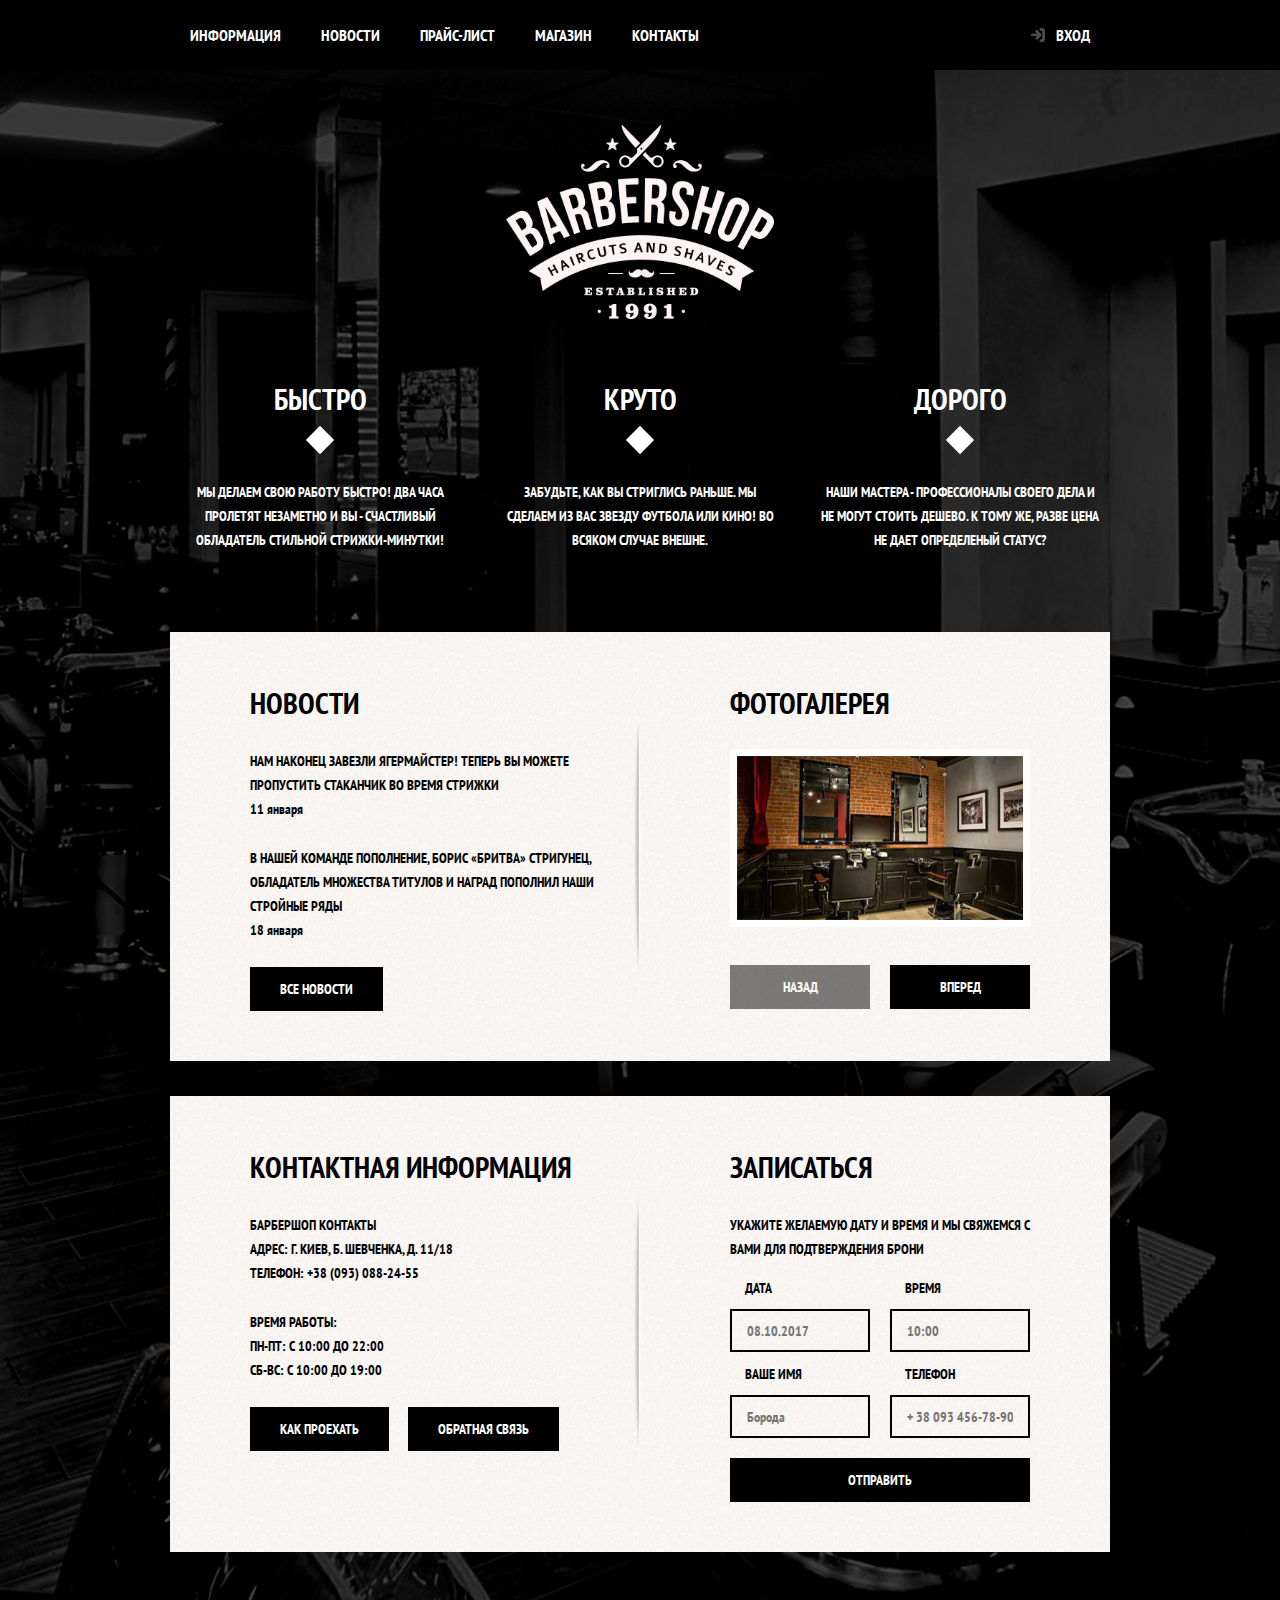
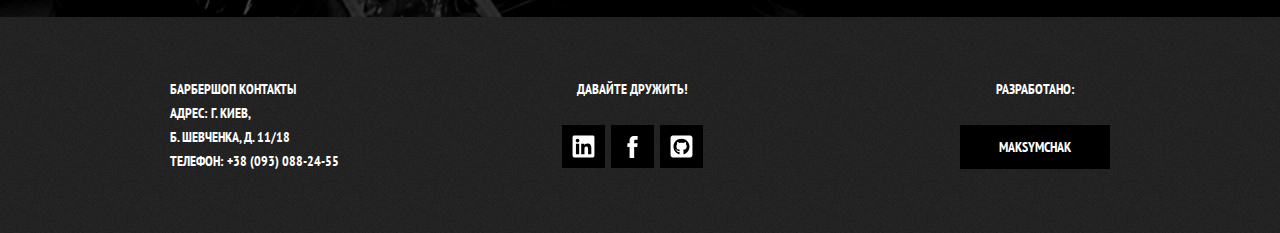
<file: index.html>
<!DOCTYPE html>
<html lang="ru">
	<head>
		<meta charset="utf-8">
		<title>Barbershop</title>
		<link href="https://fonts.googleapis.com/css?family=PT+Sans+Narrow:400,700&amp;subset=cyrillic" 
		rel="stylesheet">
		<link rel="stylesheet" href="css/normalize.css">	
		<link href="css/style.css" rel="stylesheet">	
		<link rel="shortcut icon" href="img/favicon.ico" type="image/vnd.microsoft.icon">
	</head>
	<body>

		<header class="main-header">
			<nav class="main-navigation">
				<a href="index.html" class="main-header-logo">
					<img src="img/index-logo.png" width="268" height="153" 
					alt="Логотип барбершопа">
				</a>
				<div class="main-navigation-wrapper">
					<div class="container">
						<ul class="site-navigation">
							<li><a href="#info-point">Информация</a></li>
							<li><a href="#news-point">Новости</a></li>
							<li><a href="price.html">Прайс-лист</a></li>
							<li><a href="catalog.html">Магазин</a></li>
							<li><a href="#contacts-point">Контакты</a></li>
						</ul>
						<ul class="user-navigation">
							<li>
								<a class="login-link" href="login.html">Вход</a>
							</li>
						</ul>
					</div>
				</div>
			</nav>
		</header>

		<main class="container">
			<h1 class="visually-hidden">Барбершоп</h1>

			<section class="features" id="info-point">
				<h2 class="visually-hidden">Преимущества</h2>
				<ul class="features-list">
					<li class="feature-item">
						<h3>Быстро</h3>
						<p>Мы делаем свою работу быстро! Два часа пролетят
							незаметно и вы - счастливый обладатель стильной 
							стрижки-минутки!</p>
					</li>
					<li class="feature-item">
						<h3>Круто</h3>
						<p>Забудьте, как Вы стриглись раньше. Мы сделаем из
						    Вас звезду футбола или кино! Во всяком случае 
							внешне.</p>
					</li>
					<li class="feature-item">
						<h3>Дорого</h3>
						<p>Наши мастера - профессионалы своего дела и не могут 
							стоить дешево. К тому же, разве цена не дает определеный
							статус?</p>
					</li>
				</ul>
			</section>

			<div class="index-columns">

				<section class="news" id="news-point">
					<h2>Новости</h2>
					<ul class="news-list">
						<li class="news-item">
							<p>Нам наконец завезли Ягермайстер! Теперь Вы можете
								пропустить стаканчик во время стрижки</p>
							<time datetime="2018-01-11">11 января</time>
						</li>
						<li class="news-item">
							<p>В нашей команде пополнение, Борис «Бритва» Стригунец,
								обладатель множества титулов и наград пополнил наши
								стройные ряды</p>
							<time datetime="2018-01-18">18 января</time>
						</li>
					</ul>
					<a class="button" href="#">Все новости</a>
				</section>

				<section class="gallery">
					<h2>Фотогалерея</h2>
					<div class="gallery-container">
						<figure class="gallery-content">
							<a href="#"><img src="img/studio.jpg" width="286"
							 height="164" alt="Интерьер"></a>
						</figure>
						<button class="button gallery-button gallery-button-back" disabled>Назад</button>
						<button class="button gallery-button gallery-button-next" >Вперед</button>
					</div>
				</section>

			</div>

			<div class="index-columns">

				<section class="contacts" id="contacts-point">
					<h2>Контактная информация</h2>
					<p>
						Барбершоп контакты<br>
						Адрес: г. Киев, Б. Шевченка, Д. 11/18<br>
						Телефон: +38 (093) 088-24-55

					</p>
					<p>
						Время работы:<br>
						пн-пт: с 10:00 до 22:00<br>
						сб-вс: с 10:00 до 19:00
					</p>
					<a class="button contacts-button contacts-button-map" href="map.html" >Как проехать</a>
					<a class="button contacts-button" href="#" >Обратная связь</a>
				</section>

				<section class="appointment">
					<h2>Записаться</h2>
					<p class="appointment-info">
						Укажите желаемую дату и время и мы свяжемся
						 с Вами для подтверждения брони</p>
					<form class="appointment-form" action="#" method="post">
						<p class="appointment-item">
							<label for="appointment-date">Дата</label>
							<input id="appointment-date" type="text" name="date" value="" placeholder="08.10.2017">
						</p>
						<p class="appointment-item">
							<label for="appointment-time">Время</label>
							<input id="appointment-time" type="text" name="time" value="" placeholder="10:00">
						</p>
						<p class="appointment-item">
							<label for="appointment-name">Ваше имя</label>
							<input id="appointment-name" type="text" name="name" value="" placeholder="Борода">
						</p>
						<p class="appointment-item">
							<label for="appointment-phone">Телефон</label>
							<input id="appointment-phone" type="tel" name="phone"  placeholder="+ 38 093 456-78-90">
						</p>
						<button class="button" type="submit">Отправить</button>
					</form>
				</section>

			</div>

		</main>

		<footer class="main-footer">
			<div class="container">

				<p class="footer-contacts">
					Барбершоп контакты<br>
					Адрес: г. Киев,<br> 
					Б. Шевченка, Д. 11/18<br>
					Телефон: +38 (093) 088-24-55
				</p>
				<div class="footer-social">
					<b>Давайте дружить!</b>
					<ul>
						<li>
							<a class="social-button" href="https://www.linkedin.com/in/anton-maksymchak"><span class="visually-hidden">Linkedin</span>
								<svg xmlns="http://www.w3.org/2000/svg" width="37" height="25" viewBox="0 0 448 512">
									<path d="M416 32H31.9C14.3 32 0 46.5 0 64.3v383.4C0 465.5 14.3 480 31.9 480H416c17.6 0 32-14.5 32-32.3V64.3c0-17.8-14.4-32.3-32-32.3zM135.4 416H69V202.2h66.5V416zm-33.2-243c-21.3 0-38.5-17.3-38.5-38.5S80.9 96 102.2 96c21.2 0 38.5 17.3 38.5 38.5 0 21.3-17.2 38.5-38.5 38.5zm282.1 243h-66.4V312c0-24.8-.5-56.7-34.5-56.7-34.6 0-39.9 27-39.9 54.9V416h-66.4V202.2h63.7v29.2h.9c8.9-16.8 30.6-34.5 62.9-34.5 67.2 0 79.7 44.3 79.7 101.9V416z" fill="#fff"></path>
								</svg>
							</a>
						</li>
						<li>
							<a class="social-button" href="https://www.facebook.com/Anton.Maksymchak"><span class="visually-hidden">Facebook</span>
								<svg xmlns="http://www.w3.org/2000/svg" width="19" height="22" viewBox="0 0 10.15 21.74">
									<path d="M3.34 1.12A4.77 4.77 0 0 1 6.53 0h3.61v3.81H7.81a1.07 1.07 0 0 0-1.09.83v2.55h3.42c-.08 1.23-.24 2.45-.41 3.67h-3v10.87H2.21V10.86H0V7.21h2.19V3.66a3.83 3.83 0 0 1 1.15-2.54z" fill="#fff"></path>	
							</a>
						</li>
						<li>
							<a class="social-button" href="https://github.com/maksymchak"><span class="visually-hidden">GitHub</span>
								<svg xmlns="http://www.w3.org/2000/svg" width="25" height="25" viewBox="0 0 448 512">
									<path d="M400 32H48C21.5 32 0 53.5 0 80v352c0 26.5 21.5 48 48 48h352c26.5 0 48-21.5 48-48V80c0-26.5-21.5-48-48-48zM277.3 415.7c-8.4 1.5-11.5-3.7-11.5-8 0-5.4.2-33 .2-55.3 0-15.6-5.2-25.5-11.3-30.7 37-4.1 76-9.2 76-73.1 0-18.2-6.5-27.3-17.1-39 1.7-4.3 7.4-22-1.7-45-13.9-4.3-45.7 17.9-45.7 17.9-13.2-3.7-27.5-5.6-41.6-5.6-14.1 0-28.4 1.9-41.6 5.6 0 0-31.8-22.2-45.7-17.9-9.1 22.9-3.5 40.6-1.7 45-10.6 11.7-15.6 20.8-15.6 39 0 63.6 37.3 69 74.3 73.1-4.8 4.3-9.1 11.7-10.6 22.3-9.5 4.3-33.8 11.7-48.3-13.9-9.1-15.8-25.5-17.1-25.5-17.1-16.2-.2-1.1 10.2-1.1 10.2 10.8 5 18.4 24.2 18.4 24.2 9.7 29.7 56.1 19.7 56.1 19.7 0 13.9.2 36.5.2 40.6 0 4.3-3 9.5-11.5 8-66-22.1-112.2-84.9-112.2-158.3 0-91.8 70.2-161.5 162-161.5S388 165.6 388 257.4c.1 73.4-44.7 136.3-110.7 158.3zm-98.1-61.1c-1.9.4-3.7-.4-3.9-1.7-.2-1.5 1.1-2.8 3-3.2 1.9-.2 3.7.6 3.9 1.9.3 1.3-1 2.6-3 3zm-9.5-.9c0 1.3-1.5 2.4-3.5 2.4-2.2.2-3.7-.9-3.7-2.4 0-1.3 1.5-2.4 3.5-2.4 1.9-.2 3.7.9 3.7 2.4zm-13.7-1.1c-.4 1.3-2.4 1.9-4.1 1.3-1.9-.4-3.2-1.9-2.8-3.2.4-1.3 2.4-1.9 4.1-1.5 2 .6 3.3 2.1 2.8 3.4zm-12.3-5.4c-.9 1.1-2.8.9-4.3-.6-1.5-1.3-1.9-3.2-.9-4.1.9-1.1 2.8-.9 4.3.6 1.3 1.3 1.8 3.3.9 4.1zm-9.1-9.1c-.9.6-2.6 0-3.7-1.5s-1.1-3.2 0-3.9c1.1-.9 2.8-.2 3.7 1.3 1.1 1.5 1.1 3.3 0 4.1zm-6.5-9.7c-.9.9-2.4.4-3.5-.6-1.1-1.3-1.3-2.8-.4-3.5.9-.9 2.4-.4 3.5.6 1.1 1.3 1.3 2.8.4 3.5zm-6.7-7.4c-.4.9-1.7 1.1-2.8.4-1.3-.6-1.9-1.7-1.5-2.6.4-.6 1.5-.9 2.8-.4 1.3.7 1.9 1.8 1.5 2.6z" fill="#fff"></path>
							</a>
						</li>
					</ul>
				</div>
				<p class="footer-copyright">
					<b>Разработано:</b>
					<a class="button" href="https://www.linkedin.com/in/anton-maksymchak">Maksymchak</a>
				</p>

			</div>
		</footer>

		<section class="modal modal-login">
			<h2>Личный кабинет</h2>
			<p class="modal-description">Введите пожалуйста свой логин и пароль</p>
			<form class="login-form" action="https://echo.htmlacademy.ru" method="post">
				<p>
					<label class="visually-hidden" for="user-login">Логин</label>
					<input class="login-icon-user" id="user-login" type="text" name="login" placeholder="Логин">
				</p>
				<p>
					<label class="visually-hidden" for="user-password">Пароль</label>
					<input class="login-icon-password" id="user-password" type="password" name="password" placeholder="Пароль">
				</p>
				<p class="login-help">
					<label class="login-checkbox">
						<input type="checkbox" name="remember" class="visually-hidden">
						<span class="checkbox-indicator"></span>
						Запомните меня							
					</label>
					<a class="restore" href="#">Я забыл пароль!</a>
				</p>
				<button class="button" type="submit">Войти</button>
			</form>
			<button class="modal-close" type="button">Закрыть</button>
		</section>

		<section class="modal modal-map">
			<h2 class="visually-hidden">Как до нас добраться</h2>
			<iframe src="https://www.google.com/maps/embed?pb=!1m18!1m12!1m3!1d2540.920144295933!2d30.513643351820452!3d50.442588079373465!2m3!1f0!2f0!3f0!3m2!1i1024!2i768!4f13.1!3m3!1m2!1s0x40d4cef8ed6f7ac9%3A0x61a88c50c9491958!2sTarasa+Shevchenko+Blvd%2C+11%2C+Kyiv%2C+01004!5e0!3m2!1sen!2sua!4v1525729254654" width="766" height="560" allowfullscreen></iframe>	
			<p>
				<img src="img/map.jpg" width="766" height="560" alt="Офис компании по адресу г. Киев, Б. Шевченка, Д. 11/18">
			</p>
			<button class="modal-close" type="button">Закрыть</button>
		</section>
		
		<script src="js/popup.js"></script>

	</body>
</html>
</file>
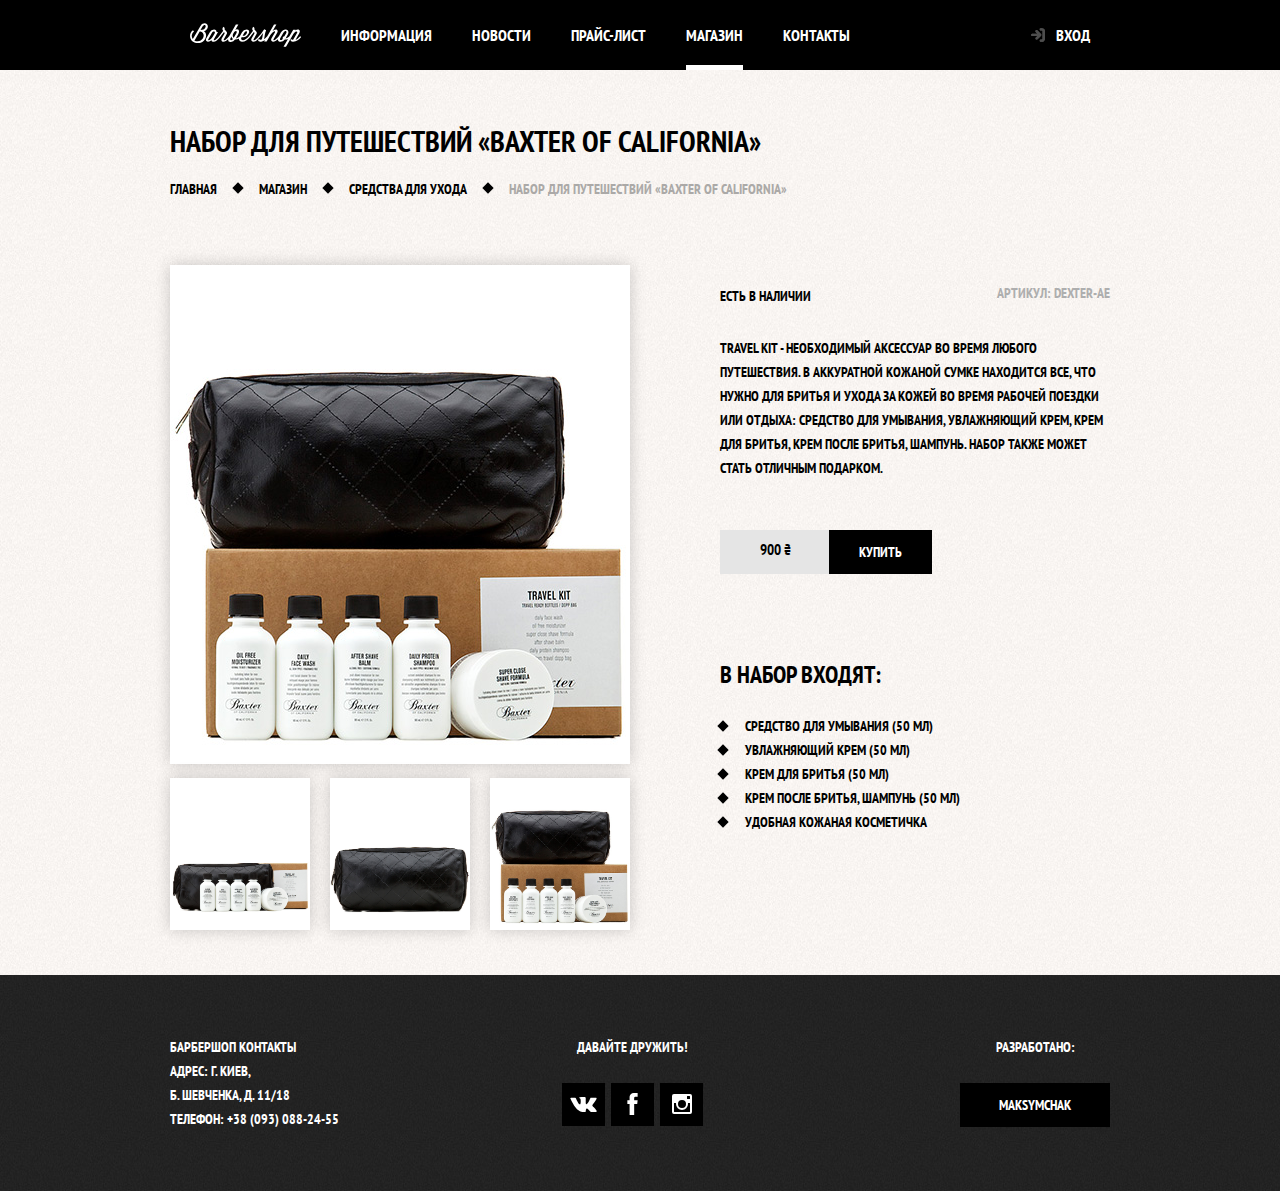
<file: barbershop-item.html>
<!DOCTYPE html>
<html lang="ru">
	<head>
		<meta charset="utf-8">
		<title>Набор для путешествий "Baxter of California"</title>
		<link href="https://fonts.googleapis.com/css?family=PT+Sans+Narrow:400,700&amp;subset=cyrillic" 
		rel="stylesheet">
		<link rel="stylesheet" href="css/normalize.css">	
		<link href="css/style.css" rel="stylesheet">	
	</head>

	<body class="inner-page">

		<header class="main-header">
			<nav class="main-navigation container">
				<a class="main-header-logo" href="index.html">
					<img src="img/logo.svg" width="111" height="24" alt="Логотип барбершопа">
				</a>
					<ul class="site-navigation">
					<li><a href="#">Информация</a></li>
					<li><a href="#">Новости</a></li>
					<li><a href="price.html">Прайс-лист</a></li>
					<li class="site-navigation-current"><a href="catalog.html">Магазин</a></li>
					<li><a href="#">Контакты</a></li>
				</ul>
				<ul class="user-navigation">
					<li><a class="login-link" href="login.html">Вход</a></li>
				</ul>
			</nav>
		</header>

		<main class="container">

			<h1 class="page-title">Набор для путешествий «Baxter of California»</h1>
			<ul class="breadcrumbs">
				<li><a href="index.html">Главная</a></li>
				<li><a href="#">Магазин</a></li>
				<li><a href="#">Средства для ухода</a></li>
				<li class="breadcrumbs-current">Набор для путешествий «Baxter of California»</li>
			</ul>

			<div class="catalog-columns">
				
				<section class="product-photos">
					<h2 class="visually-hidden">Изображения товара</h2>
					<p class="product-photo-full">
						<img src="img/product-big.jpg" width="460" height="498" alt="Фото всего набора">
					</p>
					<ul class="product-photo-preview">
						<li><img src="img/product-small-1.jpg" width="140" height="149" alt="Фото в анфас"></li>
						<li><img src="img/product-small-2.jpg" width="140" height="149" alt="Фото в профиль"></li>
						<li><img src="img/product-small-3.jpg" width="140" height="149" alt="Фото отдельной части"></li>
					</ul>
				</section>
				
				<section class="product-info">
					<h2 class="visually-hidden">Описание товара</h2>
					<p class="product-availability">Есть в наличии</p>
					<p class="product-article">Артикул: dexter-ae</p>
					<p class="product-text">Travel Kit - необходимый 
						аксессуар во время любого путешествия. В аккуратной
						кожаной сумке находится все, что нужно для бритья и
						ухода за кожей во время рабочей поездки или отдыха:
						средство для умывания, увлажняющий крем, крем для
						бритья, крем после бритья, шампунь. Набор также может
						стать отличным подарком.</p>
					<p class="product-price">
						<b>900 ₴</b>
						<a class="button" href="#">Купить</a>
					</p>
					<h3>В набор входят:</h3>
					<ul>
						<li>Средство для умывания (50 мл)</li>
						<li>Увлажняющий крем (50 мл)</li>
						<li>Крем для бритья (50 мл)</li>
						<li>Крем после бритья, шампунь (50 мл)</li>
						<li>Удобная кожаная косметичка</li>
					</ul>
				</section>

			</div>

		</main>

		<footer class="main-footer">
			<div class="container">
				<p class="footer-contacts">
					Барбершоп контакты<br>
					Адрес: г. Киев,<br> 
					Б. Шевченка, Д. 11/18<br>
					Телефон: +38 (093) 088-24-55
				</p>
				<div class="footer-social">
					<b>Давайте дружить!</b>
					<ul>
						<li><a class="social-button" href="#"><span class="visually-hidden">Вконтакте</span>
							<svg xmlns="http://www.w3.org/2000/svg" width="27" height="15" viewBox="0 0 26.14 14.91">
							<path d="M26 13.47l-.09-.17a13.55 13.55 0 0 0-2.6-3q-.87-.83-1.1-1.12A1 1 0 0 1 22 8a10.27 10.27 0 0 1 1.22-1.78l.88-1.16q2.35-3.13 2-4L26 .94a.8.8 0 0 0-.4-.22 2.14 2.14 0 0 0-.87 0h-3.92a.51.51 0 0 0-.27 0h-.3a.6.6 0 0 0-.15.14.93.93 0 0 0-.14.24 22.22 22.22 0 0 1-1.46 3.06q-.5.84-.93 1.46a7 7 0 0 1-.71.91 4.94 4.94 0 0 1-.52.47q-.23.18-.35.15l-.23-.05a.9.9 0 0 1-.31-.33 1.49 1.49 0 0 1-.16-.53v-.55-.65-.57-1.12-1-.75a3.14 3.14 0 0 0 0-.62 2.12 2.12 0 0 0-.14-.44.73.73 0 0 0-.28-.33 1.57 1.57 0 0 0-.46-.18A9 9 0 0 0 12.57 0a8.93 8.93 0 0 0-3.25.33 1.83 1.83 0 0 0-.52.41q-.25.3-.07.33a1.67 1.67 0 0 1 1.16.59l.08.16a2.6 2.6 0 0 1 .19.63 6.32 6.32 0 0 1 .12 1 10.59 10.59 0 0 1 0 1.7q-.07.71-.13 1.1a2.21 2.21 0 0 1-.18.64 2.69 2.69 0 0 1-.16.3l-.07.07a1 1 0 0 1-.37.07.86.86 0 0 1-.46-.19 3.27 3.27 0 0 1-.56-.52 7 7 0 0 1-.66-.93q-.37-.6-.76-1.42l-.22-.39q-.2-.38-.56-1.11t-.62-1.43A.9.9 0 0 0 5.2.9h-.07a.93.93 0 0 0-.22-.16A1.44 1.44 0 0 0 4.6.65L.87.68A1 1 0 0 0 .1.94L0 1a.44.44 0 0 0 0 .22 1.08 1.08 0 0 0 .08.37Q.9 3.53 1.86 5.31t1.66 2.87Q4.23 9.27 5 10.24t1 1.24l.37.41.34.33a8.06 8.06 0 0 0 1 .78 16.34 16.34 0 0 0 1.4.9 7.6 7.6 0 0 0 1.79.72 6.19 6.19 0 0 0 2 .22h1.57a1.08 1.08 0 0 0 .72-.3l.05-.07a.9.9 0 0 0 .1-.25 1.38 1.38 0 0 0 0-.37 4.48 4.48 0 0 1 .09-1.05 2.77 2.77 0 0 1 .23-.71 1.74 1.74 0 0 1 .29-.4 1.19 1.19 0 0 1 .23-.2h.11a.86.86 0 0 1 .77.21 4.52 4.52 0 0 1 .83.79q.39.47.93 1.05a6.41 6.41 0 0 0 1 .87l.27.16a3.31 3.31 0 0 0 .71.3 1.53 1.53 0 0 0 .76.07l3.48-.05a1.58 1.58 0 0 0 .8-.17.68.68 0 0 0 .34-.37 1.06 1.06 0 0 0 0-.46 1.71 1.71 0 0 0-.1-.36z" fill="#fff">
							</path>
							</svg>
						</a></li>
						<li><a class="social-button" href="#"><span class="visually-hidden">Фейсбук</span>
							<svg xmlns="http://www.w3.org/2000/svg" width="19" height="22" viewBox="0 0 10.15 21.74">
							<path d="M3.34 1.12A4.77 4.77 0 0 1 6.53 0h3.61v3.81H7.81a1.07 1.07 0 0 0-1.09.83v2.55h3.42c-.08 1.23-.24 2.45-.41 3.67h-3v10.87H2.21V10.86H0V7.21h2.19V3.66a3.83 3.83 0 0 1 1.15-2.54z" fill="#fff"/>
							</path>	
						</a></li>
						<li><a class="social-button" href="https://www.instagram.com/anton_maksymchak"><span class="visually-hidden">Инстаграм</span>
							<svg xmlns="http://www.w3.org/2000/svg" width="20" height="20" viewBox="0 0 20 20">
							<path d="M18 0H2a2 2 0 0 0-2 2v16a2 2 0 0 0 2 2h16a2 2 0 0 0 2-2V2a2 2 0 0 0-2-2zm-8 6a4 4 0 1 1-4 4 4 4 0 0 1 4-4zM2.5 18a.47.47 0 0 1-.5-.5V9h2.1a3.4 3.4 0 0 0-.1 1 6 6 0 1 0 12 0 3.4 3.4 0 0 0-.1-1H18v8.5a.47.47 0 0 1-.5.5zM18 4.5a.47.47 0 0 1-.5.5h-2a.47.47 0 0 1-.5-.5v-2a.47.47 0 0 1 .5-.5h2a.47.47 0 0 1 .5.5z" fill="#fff">
							</path>
						</a></li>
					</ul>
				</div>
				<p class="footer-copyright">
					<b>Разработано:</b>
					<a class="button" href="https://www.linkedin.com/in/anton-maksymchak-849534153">Maksymchak</a>
				</p>
			</div>
		</footer>

			<section class="modal modal-login">
				<h2>Личный кабинет</h2>
				<p class="modal-description">Введите пожалуйста свой логин и пароль</p>
				<form class="login-form" action="https://echo.htmlacademy.ru" method="post">
					<p>
						<label class="visually-hidden" for="user-login">Логин</label>
						<input class="login-icon-user" id="user-login" type="text" name="login" placeholder="Логин">
					</p>
					<p>
						<label class="visually-hidden" for="user-password">Пароль</label>
						<input class="login-icon-password" id="user-password" type="password" name="password" placeholder="Пароль">
					</p>
					<p class="login-help">
						<label class="login-checkbox">
							<input type="checkbox" name="remember" class="visually-hidden">
							<span class="checkbox-indicator"></span>
							Запомните меня							
						</label>
						<a class="restore" href="#">Я забыл пароль!</a>
					</p>
					<button class="button" type="submit">Войти</button>
				</form>
				<button class="modal-close" type="button">Закрыть</button>
			</section>
	</body>
</html>
</file>
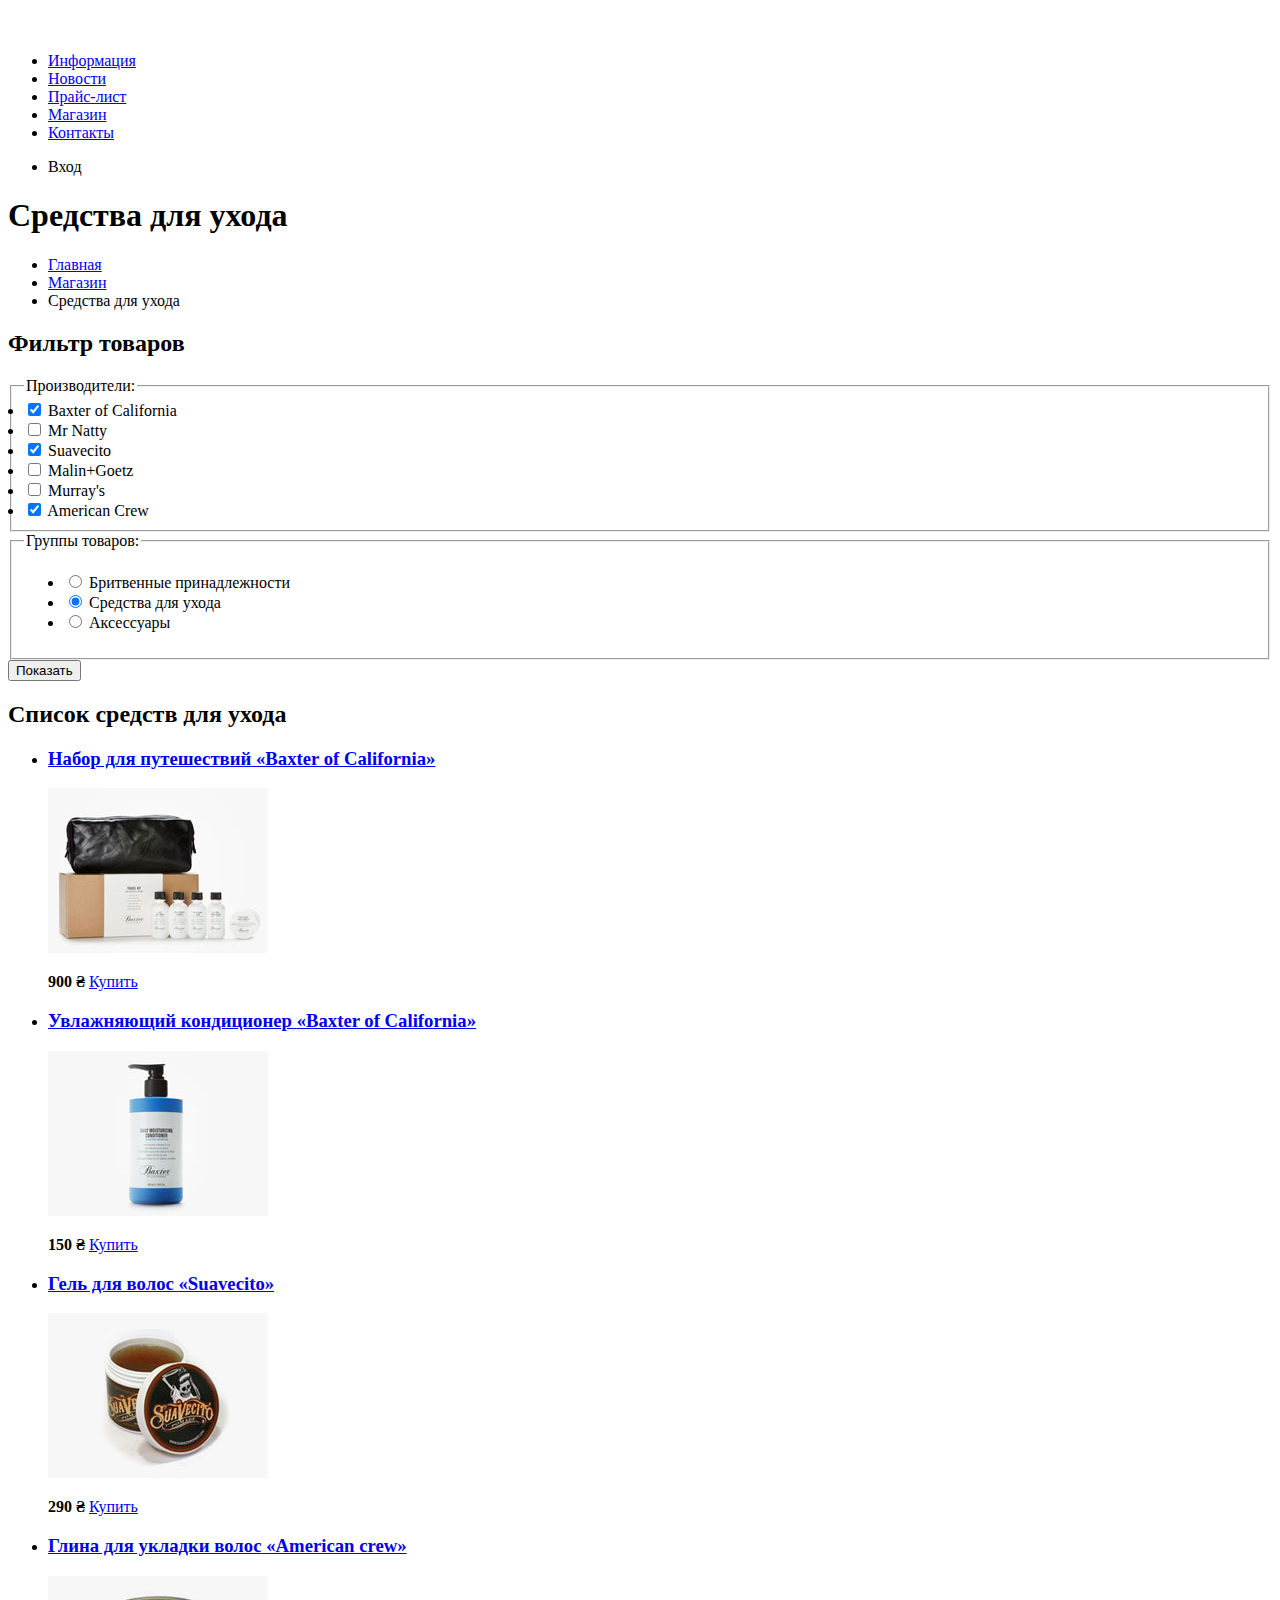
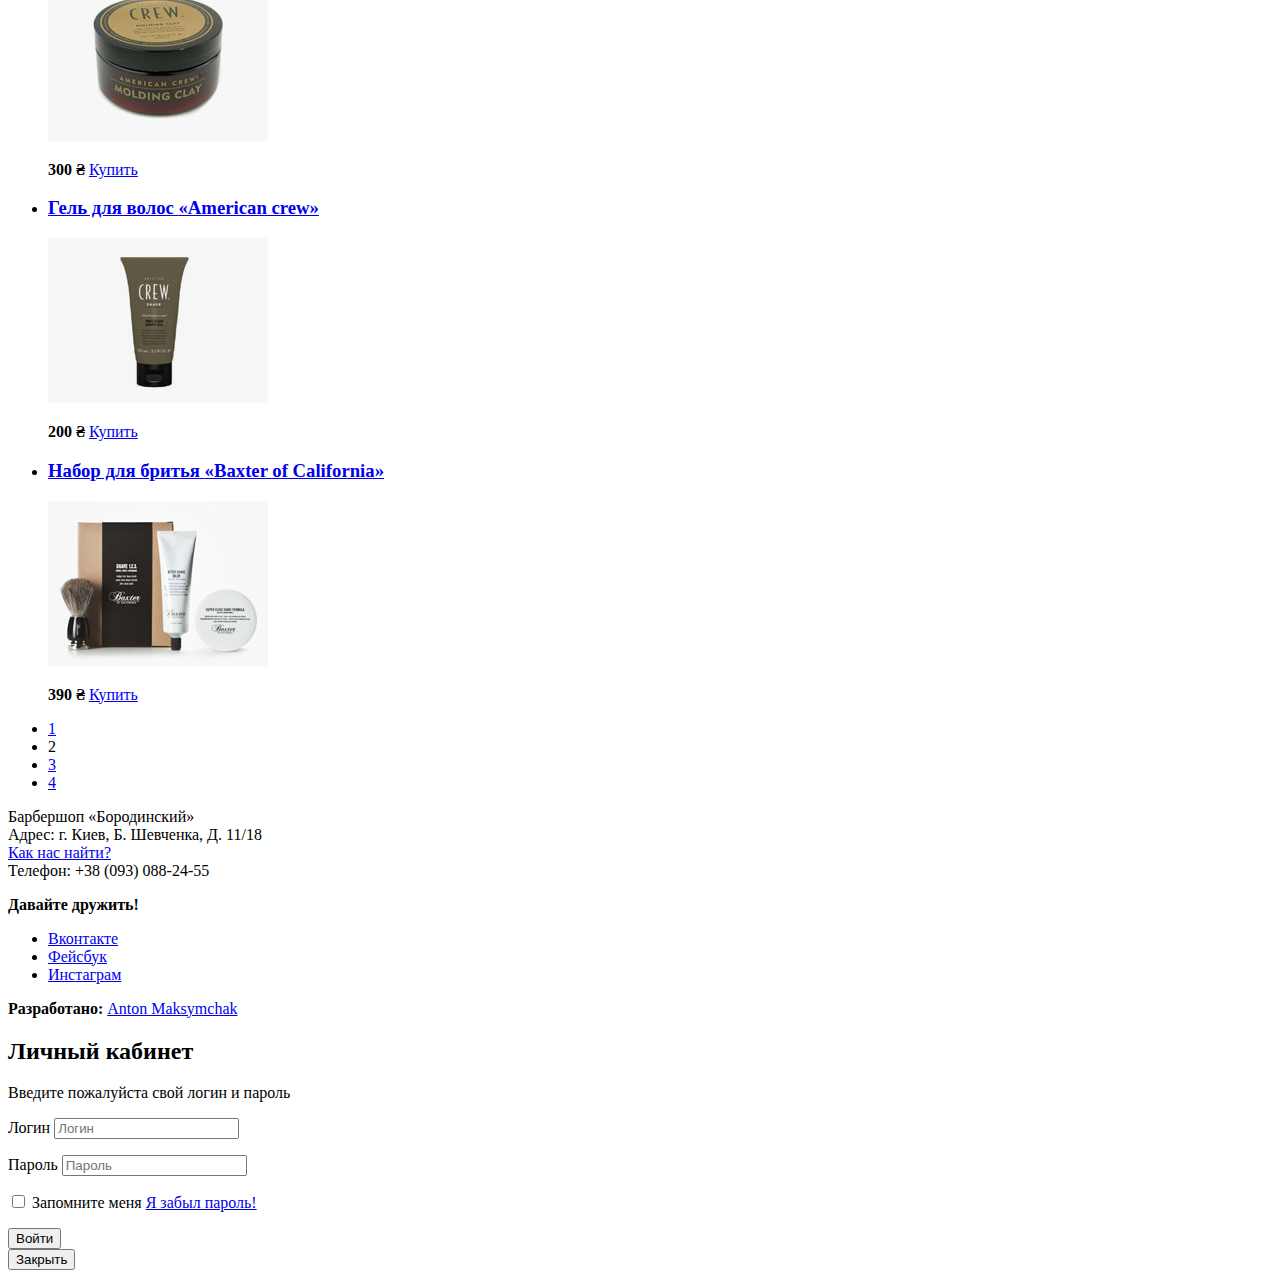
<file: barbershop-shop.html>
<!DOCTYPE html>
<html>
	<head>
		<meta charset="utf-8">
		<title></title>
	</head>
	<body>
		<header class="main-header">
			<nav class="main-navigation">
				<a class="main-header-logo" href="index.html">
					<img src="img/logo.svg" width="111" height="24" 
					alt="Логотип барбершопа «Бородинский»">
				</a>	
				<ul class="site-navigation">
					<li><a href="info.html">Информация</a></li>
					<li><a href="news.html">Новости</a></li>
					<li><a href="price.html">Прайс-лист</a></li>
					<li class="site-navigation-current"><a href="catalog.html">Магазин</a></li>
					<li><a href="contacts.html">Контакты</a></li>
				</ul>
				<ul class="user-navigation">
					<li class="login-link">Вход</li>
				</ul>
			</nav>
		</header>		
		<main class="container">
			<h1 class="page-title">Средства для ухода</h1>
			<ul class="breadcrumbs">
				<li><a href="index.html">Главная</a></li>
				<li><a href="catalog.html">Магазин</a></li>
				<li class="breadcrumbs">Средства для ухода</li>
			</ul>
			<section class="filters">
				<h2 class="visually-hidden">Фильтр товаров</h2>
				<form class="filter" method="get" action="htttps://echo.htmlacademy.ru">
					<fieldset>
						<legend>Производители:</legend>
						<li class="filter-option">
							<input class="visually-hidden filter-input filter-input-checkbox" type="checkbox" name="baxter-of-california" id="filter-baxter-of-california" checked>
							<label for="filter-baxter-of-california">Baxter of California</label>
						</li>
						<li class="filter-option">
							<input class="visually-hidden filter-input filter-input-checkbox" type="checkbox" name="mr-natty" id="filter-mr-natty">
							<label for="filter-mr-natty">Mr Natty</label>
						</li>
						<li class="filter-option">
							<input class="visually-hidden filter-input filter-input-checkbox" type="checkbox" name="suavecito" id="filter-suavecito" checked> 
							<label for="filter-suavecito">Suavecito</label>
						</li>
						<li class="filter-option">
							<input class="visually-hidden filter-input filter-input-checkbox" type="checkbox" name="malin-goetz" id="filter-malin-goetz">
							<label for="filter-malin-goetz">Malin+Goetz</label>
						</li>
						<li class="filter-option">
							<input class="visually-hidden filter-input filter-input-checkbox" type="checkbox" name="murrays" id="filter-murrays">
							<label for="filter-murrays">Murray's</label>
						</li>
						<li class="filter-option">
							<input class="visually-hidden filter-input filter-input-checkbox" type="checkbox" name="american-crew" id="filter-american-crew" checked> 
							<label for="filter-american-crew">American Crew</label>
						</li>
					</fieldset>
					<fieldset>
						<legend>Группы товаров:</legend>
						<ul>
							<li class="filter-option">
								<input class="visually-hidden filter-input filter-input-radio" type="radio" name="product-group" value="shaving" id="filter-shave">
								<label for="filter-shave">Бритвенные принадлежности</label>
							</li>
							<li class="filter-option">
								<input class="visually-hidden filter-input filter-input-radio" type="radio" name="product-group" value="hair-care" id="filter-care" checked>
								<label for="filter-care">Средства для ухода</label>
							</li>
							<li class="filter-option">
								<input class="visually-hidden filter-input filter-input-radio" type="radio" name="product-group" value="accessories" id="filter-accessories">
								<label for="filter-accessories">Аксессуары</label>
							</li>
						</ul>
					</fieldset>
					<button class="filter-button button" type="submit">Показать</button>	
				</form>
			</section>
			<section class="catalog">
				<h2>Список средств для ухода</h2>
				<ul class="catalog-list">
					<li class="catalog-item">
						<a href="catalog-item.html">
							<h3>
								<span class="catalog-category">Набор для путешествий</span>
								<span class="catalog-item-title">«Baxter of California»</span>
							</h3>
							<p class="catalog-item-image">
								<img src="img/product-1.jpg" width="220" height="165" alt="Набор для путешествий «Baxter of California">
								
							</p>
						</a>
						<p class="catalog-item-price">
							<b>900 ₴</b>
							<a class="button" href="#">Купить</a>
						</p>
					</li>
					<li class="catalog-item">
						<a href="catalog-item.html">
							<h3>
								<span class="catalog-category">Увлажняющий кондиционер</span>
								<span class="catalog-item-title">«Baxter of California»</span>
							</h3>
							<p class="catalog-item-image">
								<img src="img/product-2.jpg" width="220" height="165" alt="увлажняющий кондиционер «Baxter of California"">
								
							</p>
						</a>
						<p class="catalog-item-price">
							<b>150 ₴</b>
							<a class="button" href="#">Купить</a>
						</p>
					</li>
					<li class="catalog-item">
						<a href="catalog-item.html">
							<h3>
								<span class="catalog-category">Гель для волос</span>
								<span class="catalog-item-title">«Suavecito»</span>
							</h3>
							<p class="catalog-item-image">
								<img src="img/product-3.jpg" width="220" height="165" alt="гель для волос «Suavecito»">
							</p>
						</a>
						<p class="catalog-item-price">
							<b>290 ₴</b>
							<a class="button" href="#">Купить</a>
						</p>
					</li>
					<li class="catalog-item">
						<a href="catalog-item.html">
							<h3>
								<span class="catalog-category">Глина для укладки волос</span>
								<span class="catalog-item-title">«American crew»</span>
							</h3>
							<p class="catalog-item-image">
								<img src="img/product-4.jpg" width="220" height="165" alt="глина для укладки волос «American crew»">
							</p>
						</a>
						<p class="catalog-item-price">
							<b>300 ₴</b>
							<a class="button" href="#">Купить</a>
						</p>
					</li>
					<li class="catalog-item">
						<a href="catalog-item.html">
							<h3>
								<span class="catalog-category">Гель для волос</span>
								<span class="catalog-item-title">«American crew»</span>
							</h3>
							<p class="catalog-item-image">
								<img src="img/product-5.jpg" width="220" height="165" alt="гель для волос «American crew»">
							</p>
						</a>
						<p class="catalog-item-price">
							<b>200 ₴</b>
							<a class="button" href="#">Купить</a>
						</p>
					</li>
					<li class="catalog-item">
						<a href="catalog-item.html">
							<h3>
								<span class="catalog-category">Набор для бритья</span>
								<span class="catalog-item-title">«Baxter of California»</span>
							</h3>
							<p class="catalog-item-image">
								<img src="img/product-6.jpg" width="220" height="165" alt="набор для бритья «Baxter of California»">
							</p>
						</a>
						<p class="catalog-item-price">
							<b>390 ₴</b>
							<a class="button" href="#">Купить</a>
						</p>
					</li>
				</ul>
				<ul class="pagination-list">
					<li class="pagination-item"><a href="#">1</a></li>
					<li class="pagination-item pagination-item-current"><a>2</a></li>
					<li class="pagination-item"><a href="#">3</a></li>
					<li class="pagination-item"><a href="#">4</a></li>
				</ul>										
			</section>
		</main>
			<footer class="main-footer">
				<p class="footer-contacts">
					Барбершоп «Бородинский»<br>
					Адрес: г. Киев, Б. Шевченка, Д. 11/18<br>
					<a href="map.html">Как нас найти?</a><br>
					Телефон: +38 (093) 088-24-55
				</p>
				<div class="footer-social">
					<b>Давайте дружить!</b>
					<ul>
						<li><a class="social-button" href="#">Вконтакте</a></li>
						<li><a class="social-button" href="#">Фейсбук</a></li>
						<li><a class="social-button" href="#">Инстаграм</a></li>
					</ul>
				</div>
				<p class="footer-copyright">
					<b>Разработано:</b>
					<a class="button" href="#">Anton Maksymchak</a>
				</p>
			</footer>
			<section class="modal modal-login">
				<h2>Личный кабинет</h2>
				<p>Введите пожалуйста свой логин и пароль</p>
				<form class="login-form" action="https://echo.htmlacademy.ru" method="post">
					<p>
						<label class="visually-hidden" for="user-login">Логин</label>
						<input class="login-icon-user" id="user-login" type="text" name="login" placeholder="Логин">
					</p>
					<p>
						<label class="visually-hidden" for="user-password">Пароль</label>
						<input class="login-icon-password" id="user-password" type="password" name="password" placeholder="Пароль">
					</p>
					<p class="login-password-info">
						<label class="login-checkbox">
							<input type="checkbox" name="remember" class="visually-hidden">
							<span class="checkbox-indicator"></span>
							Запомните меня							
						</label>
						<a class="restore" href="#">Я забыл пароль!</a>
					</p>
					<button class="button" type="submit">Войти</button>
				</form>
				<button class="modal-close" type="button">Закрыть</button>
			</section>
	</body>
</html>
</file>
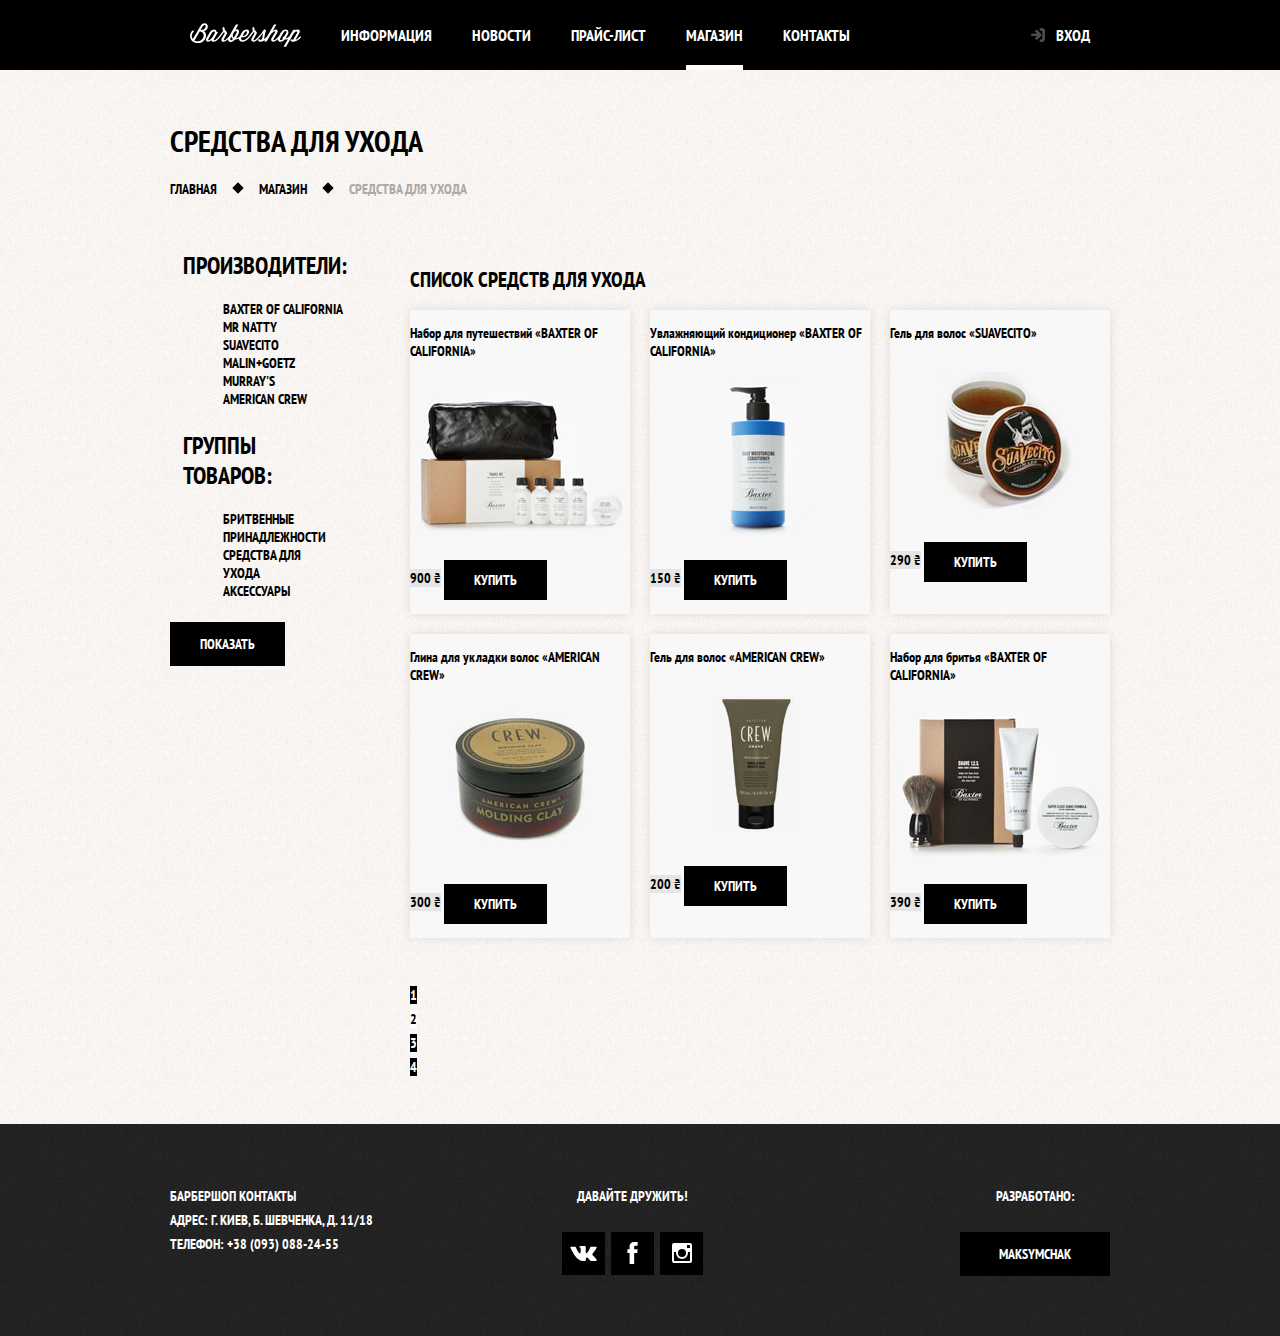
<file: catalog.html>
<!DOCTYPE html>
<html>
	<head>
		<meta charset="utf-8">
		<title>Барбершоп</title>
		<link href="https://fonts.googleapis.com/css?family=PT+Sans+Narrow:400,700&amp;subset=cyrillic" 
		rel="stylesheet">
		<link rel="stylesheet" href="css/normalize.css">	
		<link href="css/style.css" rel="stylesheet">	
	</head>
	<body class="inner-page">
		<header class="main-header">
			<nav class="main-navigation container">
				<a class="main-header-logo" href="index.html">
					<img src="img/logo.svg" width="111" height="24" 
					alt="Логотип барбершопа">
				</a>	
				<ul class="site-navigation">
					<li><a href="#">Информация</a></li>
					<li><a href="#">Новости</a></li>
					<li><a href="price.html">Прайс-лист</a></li>
					<li class="site-navigation-current"><a href="catalog.html">Магазин</a></li>
					<li><a href="#">Контакты</a></li>
				</ul>
				<ul class="user-navigation">
					<li>
						<a class="login-link" href="login.html">Вход</a>
					</li>
				</ul>
			</nav>
		</header>		
		<main class="container">
			<h1 class="page-title">Средства для ухода</h1>
			<ul class="breadcrumbs">
				<li><a href="index.html">Главная</a></li>
				<li><a href="catalog.html">Магазин</a></li>
				<li class="breadcrumbs-current">Средства для ухода</li>
			</ul>
			<div class="catalog-columns">
				<section class="filters">
					<h2 class="visually-hidden">Фильтр товаров</h2>
					<form class="filter" method="get" action="htttps://echo.htmlacademy.ru">
						<fieldset>
							<legend>Производители:</legend>
							<ul>
								<li class="filter-option">
									<input class="visually-hidden filter-input filter-input-checkbox" type="checkbox" name="baxter-of-california" id="filter-baxter-of-california" checked>
									<label for="filter-baxter-of-california">Baxter of California</label>
								</li>
								<li class="filter-option">
									<input class="visually-hidden filter-input filter-input-checkbox" type="checkbox" name="mr-natty" id="filter-mr-natty">
									<label for="filter-mr-natty">Mr Natty</label>
								</li>
								<li class="filter-option">
									<input class="visually-hidden filter-input filter-input-checkbox" type="checkbox" name="suavecito" id="filter-suavecito" checked> 
									<label for="filter-suavecito">Suavecito</label>
								</li>
								<li class="filter-option">
									<input class="visually-hidden filter-input filter-input-checkbox" type="checkbox" name="malin-goetz" id="filter-malin-goetz">
									<label for="filter-malin-goetz">Malin+Goetz</label>
								</li>
								<li class="filter-option">
									<input class="visually-hidden filter-input filter-input-checkbox" type="checkbox" name="murrays" id="filter-murrays">
									<label for="filter-murrays">Murray's</label>
								</li>
								<li class="filter-option">
									<input class="visually-hidden filter-input filter-input-checkbox" type="checkbox" name="american-crew" id="filter-american-crew" checked> 
									<label for="filter-american-crew">American Crew</label>
								</li>
							</ul>
						</fieldset>
						<fieldset>
							<legend>Группы товаров:</legend>
							<ul>
								<li class="filter-option">
									<input class="visually-hidden filter-input filter-input-radio" type="radio" name="product-group" value="shaving" id="filter-shave">
									<label for="filter-shave">Бритвенные принадлежности</label>
								</li>
								<li class="filter-option">
									<input class="visually-hidden filter-input filter-input-radio" type="radio" name="product-group" value="hair-care" id="filter-care" checked>
									<label for="filter-care">Средства для ухода</label>
								</li>
								<li class="filter-option">
									<input class="visually-hidden filter-input filter-input-radio" type="radio" name="product-group" value="accessories" id="filter-accessories">
									<label for="filter-accessories">Аксессуары</label>
								</li>
							</ul>
						</fieldset>
						<button class="filter-button button" type="submit">Показать</button>	
					</form>
				</section>
				<section class="catalog">
					<h2>Список средств для ухода</h2>
					<ul class="catalog-list">
						<li class="catalog-item">
							<a href="catalog-item.html">
								<h3>
									<span class="catalog-category">Набор для путешествий</span>
									<span class="catalog-item-title">«Baxter of California»</span>
								</h3>
								<p class="catalog-item-image">
									<img src="img/product-1.jpg" width="220" height="165" alt="Набор для путешествий «Baxter of California">
									
								</p>
							</a>
							<p class="catalog-item-price">
								<b>900 ₴</b>
								<a class="button" href="#">Купить</a>
							</p>
						</li>
						<li class="catalog-item">
							<a href="catalog-item.html">
								<h3>
									<span class="catalog-category">Увлажняющий кондиционер</span>
									<span class="catalog-item-title">«Baxter of California»</span>
								</h3>
								<p class="catalog-item-image">
									<img src="img/product-2.jpg" width="220" height="165" alt="увлажняющий кондиционер «Baxter of California"">
									
								</p>
							</a>
							<p class="catalog-item-price">
								<b>150 ₴</b>
								<a class="button" href="#">Купить</a>
							</p>
						</li>
						<li class="catalog-item">
							<a href="catalog-item.html">
								<h3>
									<span class="catalog-category">Гель для волос</span>
									<span class="catalog-item-title">«Suavecito»</span>
								</h3>
								<p class="catalog-item-image">
									<img src="img/product-3.jpg" width="220" height="165" alt="гель для волос «Suavecito»">
								</p>
							</a>
							<p class="catalog-item-price">
								<b>290 ₴</b>
								<a class="button" href="#">Купить</a>
							</p>
						</li>
						<li class="catalog-item">
							<a href="catalog-item.html">
								<h3>
									<span class="catalog-category">Глина для укладки волос</span>
									<span class="catalog-item-title">«American crew»</span>
								</h3>
								<p class="catalog-item-image">
									<img src="img/product-4.jpg" width="220" height="165" alt="глина для укладки волос «American crew»">
								</p>
							</a>
							<p class="catalog-item-price">
								<b>300 ₴</b>
								<a class="button" href="#">Купить</a>
							</p>
						</li>
						<li class="catalog-item">
							<a href="catalog-item.html">
								<h3>
									<span class="catalog-category">Гель для волос</span>
									<span class="catalog-item-title">«American crew»</span>
								</h3>
								<p class="catalog-item-image">
									<img src="img/product-5.jpg" width="220" height="165" alt="гель для волос «American crew»">
								</p>
							</a>
							<p class="catalog-item-price">
								<b>200 ₴</b>
								<a class="button" href="#">Купить</a>
							</p>
						</li>
						<li class="catalog-item">
							<a href="catalog-item.html">
								<h3>
									<span class="catalog-category">Набор для бритья</span>
									<span class="catalog-item-title">«Baxter of California»</span>
								</h3>
								<p class="catalog-item-image">
									<img src="img/product-6.jpg" width="220" height="165" alt="набор для бритья «Baxter of California»">
								</p>
							</a>
							<p class="catalog-item-price">
								<b>390 ₴</b>
								<a class="button" href="#">Купить</a>
							</p>
						</li>
					</ul>
					<ul class="pagination-list">
						<li class="pagination-item"><a href="#">1</a></li>
						<li class="pagination-item pagination-item-current"><a>2</a></li>
						<li class="pagination-item"><a href="#">3</a></li>
						<li class="pagination-item"><a href="#">4</a></li>
					</ul>										
				</section>
			</div>	
		</main>
		<footer class="main-footer">
			<div class="container">
				<p class="footer-contacts">
					Барбершоп контакты<br>
					Адрес: г. Киев, Б. Шевченка, Д. 11/18<br>
					Телефон: +38 (093) 088-24-55
				</p>
				<div class="footer-social">
					<b>Давайте дружить!</b>
					<ul>
						<li><a class="social-button" href="#"><span class="visually-hidden">Вконтакте</span>
							<svg xmlns="http://www.w3.org/2000/svg" width="27" height="15" viewBox="0 0 26.14 14.91">
							<path d="M26 13.47l-.09-.17a13.55 13.55 0 0 0-2.6-3q-.87-.83-1.1-1.12A1 1 0 0 1 22 8a10.27 10.27 0 0 1 1.22-1.78l.88-1.16q2.35-3.13 2-4L26 .94a.8.8 0 0 0-.4-.22 2.14 2.14 0 0 0-.87 0h-3.92a.51.51 0 0 0-.27 0h-.3a.6.6 0 0 0-.15.14.93.93 0 0 0-.14.24 22.22 22.22 0 0 1-1.46 3.06q-.5.84-.93 1.46a7 7 0 0 1-.71.91 4.94 4.94 0 0 1-.52.47q-.23.18-.35.15l-.23-.05a.9.9 0 0 1-.31-.33 1.49 1.49 0 0 1-.16-.53v-.55-.65-.57-1.12-1-.75a3.14 3.14 0 0 0 0-.62 2.12 2.12 0 0 0-.14-.44.73.73 0 0 0-.28-.33 1.57 1.57 0 0 0-.46-.18A9 9 0 0 0 12.57 0a8.93 8.93 0 0 0-3.25.33 1.83 1.83 0 0 0-.52.41q-.25.3-.07.33a1.67 1.67 0 0 1 1.16.59l.08.16a2.6 2.6 0 0 1 .19.63 6.32 6.32 0 0 1 .12 1 10.59 10.59 0 0 1 0 1.7q-.07.71-.13 1.1a2.21 2.21 0 0 1-.18.64 2.69 2.69 0 0 1-.16.3l-.07.07a1 1 0 0 1-.37.07.86.86 0 0 1-.46-.19 3.27 3.27 0 0 1-.56-.52 7 7 0 0 1-.66-.93q-.37-.6-.76-1.42l-.22-.39q-.2-.38-.56-1.11t-.62-1.43A.9.9 0 0 0 5.2.9h-.07a.93.93 0 0 0-.22-.16A1.44 1.44 0 0 0 4.6.65L.87.68A1 1 0 0 0 .1.94L0 1a.44.44 0 0 0 0 .22 1.08 1.08 0 0 0 .08.37Q.9 3.53 1.86 5.31t1.66 2.87Q4.23 9.27 5 10.24t1 1.24l.37.41.34.33a8.06 8.06 0 0 0 1 .78 16.34 16.34 0 0 0 1.4.9 7.6 7.6 0 0 0 1.79.72 6.19 6.19 0 0 0 2 .22h1.57a1.08 1.08 0 0 0 .72-.3l.05-.07a.9.9 0 0 0 .1-.25 1.38 1.38 0 0 0 0-.37 4.48 4.48 0 0 1 .09-1.05 2.77 2.77 0 0 1 .23-.71 1.74 1.74 0 0 1 .29-.4 1.19 1.19 0 0 1 .23-.2h.11a.86.86 0 0 1 .77.21 4.52 4.52 0 0 1 .83.79q.39.47.93 1.05a6.41 6.41 0 0 0 1 .87l.27.16a3.31 3.31 0 0 0 .71.3 1.53 1.53 0 0 0 .76.07l3.48-.05a1.58 1.58 0 0 0 .8-.17.68.68 0 0 0 .34-.37 1.06 1.06 0 0 0 0-.46 1.71 1.71 0 0 0-.1-.36z" fill="#fff">
							</path>
							</svg>
						</a></li>
						<li><a class="social-button" href="#"><span class="visually-hidden">Фейсбук</span>
							<svg xmlns="http://www.w3.org/2000/svg" width="19" height="22" viewBox="0 0 10.15 21.74">
							<path d="M3.34 1.12A4.77 4.77 0 0 1 6.53 0h3.61v3.81H7.81a1.07 1.07 0 0 0-1.09.83v2.55h3.42c-.08 1.23-.24 2.45-.41 3.67h-3v10.87H2.21V10.86H0V7.21h2.19V3.66a3.83 3.83 0 0 1 1.15-2.54z" fill="#fff"/>
							</path>	
						</a></li>
						<li><a class="social-button" href="https://www.instagram.com/anton_maksymchak"><span class="visually-hidden">Инстаграм</span>
							<svg xmlns="http://www.w3.org/2000/svg" width="20" height="20" viewBox="0 0 20 20">
							<path d="M18 0H2a2 2 0 0 0-2 2v16a2 2 0 0 0 2 2h16a2 2 0 0 0 2-2V2a2 2 0 0 0-2-2zm-8 6a4 4 0 1 1-4 4 4 4 0 0 1 4-4zM2.5 18a.47.47 0 0 1-.5-.5V9h2.1a3.4 3.4 0 0 0-.1 1 6 6 0 1 0 12 0 3.4 3.4 0 0 0-.1-1H18v8.5a.47.47 0 0 1-.5.5zM18 4.5a.47.47 0 0 1-.5.5h-2a.47.47 0 0 1-.5-.5v-2a.47.47 0 0 1 .5-.5h2a.47.47 0 0 1 .5.5z" fill="#fff">
							</path>
						</a></li>
					</ul>
				</div>
				<p class="footer-copyright">
					<b>Разработано:</b>
					<a class="button" href="https://www.linkedin.com/in/anton-maksymchak-849534153">Maksymchak</a>
				</p>
			</div>
		</footer>
			<section class="modal modal-login">
				<h2>Личный кабинет</h2>
				<p class="modal-description">Введите пожалуйста свой логин и пароль</p>
				<form class="login-form" action="https://echo.htmlacademy.ru" method="post">
					<p>
						<label class="visually-hidden" for="user-login">Логин</label>
						<input class="login-icon-user" id="user-login" type="text" name="login" placeholder="Логин">
					</p>
					<p>
						<label class="visually-hidden" for="user-password">Пароль</label>
						<input class="login-icon-password" id="user-password" type="password" name="password" placeholder="Пароль">
					</p>
					<p class="login-help">
						<label class="login-checkbox">
							<input type="checkbox" name="remember" class="visually-hidden">
							<span class="checkbox-indicator"></span>
							Запомните меня							
						</label>
						<a class="restore" href="#">Я забыл пароль!</a>
					</p>
					<button class="button" type="submit">Войти</button>
				</form>
				<button class="modal-close" type="button">Закрыть</button>
			</section>
		<script src="js/popup.js"></script>
	</body>
</html>
</file>
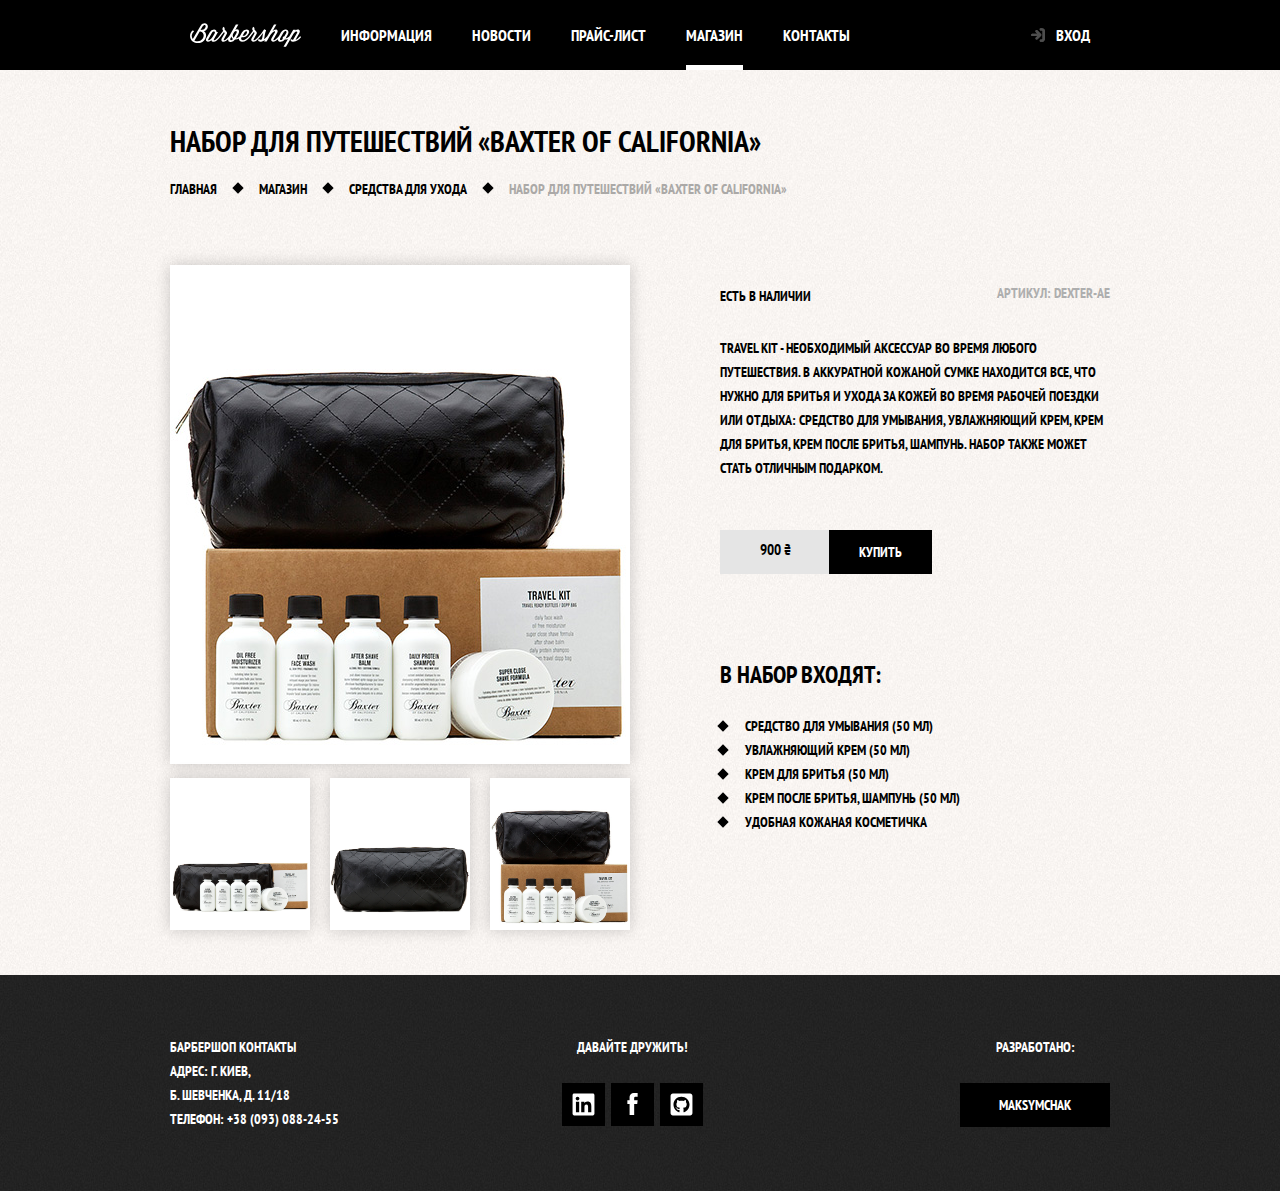
<file: item.html>
<!DOCTYPE html>
<html lang="ru">
	<head>
		<meta charset="utf-8">
		<title>Набор для путешествий "Baxter of California"</title>
		<link href="https://fonts.googleapis.com/css?family=PT+Sans+Narrow:400,700&amp;subset=cyrillic" 
		rel="stylesheet">
		<link rel="stylesheet" href="css/normalize.css">	
		<link href="css/style.css" rel="stylesheet">	
		<link rel="shortcut icon" href="img/favicon.ico" type="image/vnd.microsoft.icon">
	</head>

	<body class="inner-page">

		<header class="main-header">
			<nav class="main-navigation container">
				<a class="main-header-logo" href="index.html">
					<img src="img/logo.svg" width="111" height="24" alt="Логотип барбершопа">
				</a>
					<ul class="site-navigation">
					<li><a href="index.html#info-point">Информация</a></li>
					<li><a href="index.html#news-point">Новости</a></li>
					<li><a href="price.html">Прайс-лист</a></li>
					<li class="site-navigation-current"><a href="catalog.html">Магазин</a></li>
					<li><a href="index.html#contacts-point">Контакты</a></li>
				</ul>
				<ul class="user-navigation">
					<li><a class="login-link" href="login.html">Вход</a></li>
				</ul>
			</nav>
		</header>

		<main class="container">

			<h1 class="page-title">Набор для путешествий «Baxter of California»</h1>
			<ul class="breadcrumbs">
				<li><a href="index.html">Главная</a></li>
				<li><a href="catalog.html">Магазин</a></li>
				<li><a href="#">Средства для ухода</a></li>
				<li class="breadcrumbs-current">Набор для путешествий «Baxter of California»</li>
			</ul>

			<div class="catalog-columns">
				
				<section class="product-photos">
					<h2 class="visually-hidden">Изображения товара</h2>
					<p class="product-photo-full">
						<img src="img/product-big.jpg" width="460" height="498" alt="Фото всего набора">
					</p>
					<ul class="product-photo-preview">
						<li><img src="img/product-small-1.jpg" width="140" height="149" alt="Фото в анфас"></li>
						<li><img src="img/product-small-2.jpg" width="140" height="149" alt="Фото в профиль"></li>
						<li><img src="img/product-small-3.jpg" width="140" height="149" alt="Фото отдельной части"></li>
					</ul>
				</section>
				
				<section class="product-info">
					<h2 class="visually-hidden">Описание товара</h2>
					<p class="product-availability">Есть в наличии</p>
					<p class="product-article">Артикул: dexter-ae</p>
					<p class="product-text">Travel Kit - необходимый 
						аксессуар во время любого путешествия. В аккуратной
						кожаной сумке находится все, что нужно для бритья и
						ухода за кожей во время рабочей поездки или отдыха:
						средство для умывания, увлажняющий крем, крем для
						бритья, крем после бритья, шампунь. Набор также может
						стать отличным подарком.</p>
					<p class="product-price">
						<b>900 ₴</b>
						<a class="button" href="#">Купить</a>
					</p>
					<h3>В набор входят:</h3>
					<ul>
						<li>Средство для умывания (50 мл)</li>
						<li>Увлажняющий крем (50 мл)</li>
						<li>Крем для бритья (50 мл)</li>
						<li>Крем после бритья, шампунь (50 мл)</li>
						<li>Удобная кожаная косметичка</li>
					</ul>
				</section>

			</div>

		</main>

		<footer class="main-footer">
			<div class="container">

				<p class="footer-contacts">
					Барбершоп контакты<br>
					Адрес: г. Киев,<br> 
					Б. Шевченка, Д. 11/18<br>
					Телефон: +38 (093) 088-24-55
				</p>
				<div class="footer-social">
					<b>Давайте дружить!</b>
					<ul>
						<li>
							<a class="social-button" href="https://www.linkedin.com/in/anton-maksymchak"><span class="visually-hidden">Linkedin</span>
								<svg xmlns="http://www.w3.org/2000/svg" width="37" height="25" viewBox="0 0 448 512">
									<path d="M416 32H31.9C14.3 32 0 46.5 0 64.3v383.4C0 465.5 14.3 480 31.9 480H416c17.6 0 32-14.5 32-32.3V64.3c0-17.8-14.4-32.3-32-32.3zM135.4 416H69V202.2h66.5V416zm-33.2-243c-21.3 0-38.5-17.3-38.5-38.5S80.9 96 102.2 96c21.2 0 38.5 17.3 38.5 38.5 0 21.3-17.2 38.5-38.5 38.5zm282.1 243h-66.4V312c0-24.8-.5-56.7-34.5-56.7-34.6 0-39.9 27-39.9 54.9V416h-66.4V202.2h63.7v29.2h.9c8.9-16.8 30.6-34.5 62.9-34.5 67.2 0 79.7 44.3 79.7 101.9V416z" fill="#fff"></path>
								</svg>
							</a>
						</li>
						<li>
							<a class="social-button" href="https://www.facebook.com/Anton.Maksymchak"><span class="visually-hidden">Facebook</span>
								<svg xmlns="http://www.w3.org/2000/svg" width="19" height="22" viewBox="0 0 10.15 21.74">
									<path d="M3.34 1.12A4.77 4.77 0 0 1 6.53 0h3.61v3.81H7.81a1.07 1.07 0 0 0-1.09.83v2.55h3.42c-.08 1.23-.24 2.45-.41 3.67h-3v10.87H2.21V10.86H0V7.21h2.19V3.66a3.83 3.83 0 0 1 1.15-2.54z" fill="#fff"></path>	
							</a>
						</li>
						<li>
							<a class="social-button" href="https://github.com/maksymchak"><span class="visually-hidden">GitHub</span>
								<svg xmlns="http://www.w3.org/2000/svg" width="25" height="25" viewBox="0 0 448 512">
									<path d="M400 32H48C21.5 32 0 53.5 0 80v352c0 26.5 21.5 48 48 48h352c26.5 0 48-21.5 48-48V80c0-26.5-21.5-48-48-48zM277.3 415.7c-8.4 1.5-11.5-3.7-11.5-8 0-5.4.2-33 .2-55.3 0-15.6-5.2-25.5-11.3-30.7 37-4.1 76-9.2 76-73.1 0-18.2-6.5-27.3-17.1-39 1.7-4.3 7.4-22-1.7-45-13.9-4.3-45.7 17.9-45.7 17.9-13.2-3.7-27.5-5.6-41.6-5.6-14.1 0-28.4 1.9-41.6 5.6 0 0-31.8-22.2-45.7-17.9-9.1 22.9-3.5 40.6-1.7 45-10.6 11.7-15.6 20.8-15.6 39 0 63.6 37.3 69 74.3 73.1-4.8 4.3-9.1 11.7-10.6 22.3-9.5 4.3-33.8 11.7-48.3-13.9-9.1-15.8-25.5-17.1-25.5-17.1-16.2-.2-1.1 10.2-1.1 10.2 10.8 5 18.4 24.2 18.4 24.2 9.7 29.7 56.1 19.7 56.1 19.7 0 13.9.2 36.5.2 40.6 0 4.3-3 9.5-11.5 8-66-22.1-112.2-84.9-112.2-158.3 0-91.8 70.2-161.5 162-161.5S388 165.6 388 257.4c.1 73.4-44.7 136.3-110.7 158.3zm-98.1-61.1c-1.9.4-3.7-.4-3.9-1.7-.2-1.5 1.1-2.8 3-3.2 1.9-.2 3.7.6 3.9 1.9.3 1.3-1 2.6-3 3zm-9.5-.9c0 1.3-1.5 2.4-3.5 2.4-2.2.2-3.7-.9-3.7-2.4 0-1.3 1.5-2.4 3.5-2.4 1.9-.2 3.7.9 3.7 2.4zm-13.7-1.1c-.4 1.3-2.4 1.9-4.1 1.3-1.9-.4-3.2-1.9-2.8-3.2.4-1.3 2.4-1.9 4.1-1.5 2 .6 3.3 2.1 2.8 3.4zm-12.3-5.4c-.9 1.1-2.8.9-4.3-.6-1.5-1.3-1.9-3.2-.9-4.1.9-1.1 2.8-.9 4.3.6 1.3 1.3 1.8 3.3.9 4.1zm-9.1-9.1c-.9.6-2.6 0-3.7-1.5s-1.1-3.2 0-3.9c1.1-.9 2.8-.2 3.7 1.3 1.1 1.5 1.1 3.3 0 4.1zm-6.5-9.7c-.9.9-2.4.4-3.5-.6-1.1-1.3-1.3-2.8-.4-3.5.9-.9 2.4-.4 3.5.6 1.1 1.3 1.3 2.8.4 3.5zm-6.7-7.4c-.4.9-1.7 1.1-2.8.4-1.3-.6-1.9-1.7-1.5-2.6.4-.6 1.5-.9 2.8-.4 1.3.7 1.9 1.8 1.5 2.6z" fill="#fff"></path>
							</a>
						</li>
					</ul>
				</div>
				<p class="footer-copyright">
					<b>Разработано:</b>
					<a class="button" href="https://www.linkedin.com/in/anton-maksymchak">Maksymchak</a>
				</p>

			</div>
		</footer>

		<section class="modal modal-login">
			<h2>Личный кабинет</h2>
			<p class="modal-description">Введите пожалуйста свой логин и пароль</p>
			<form class="login-form" action="https://echo.htmlacademy.ru" method="post">
				<p>
					<label class="visually-hidden" for="user-login">Логин</label>
					<input class="login-icon-user" id="user-login" type="text" name="login" placeholder="Логин">
				</p>
				<p>
					<label class="visually-hidden" for="user-password">Пароль</label>
					<input class="login-icon-password" id="user-password" type="password" name="password" placeholder="Пароль">
				</p>
				<p class="login-help">
					<label class="login-checkbox">
						<input type="checkbox" name="remember" class="visually-hidden">
						<span class="checkbox-indicator"></span>
						Запомните меня							
					</label>
					<a class="restore" href="#">Я забыл пароль!</a>
				</p>
				<button class="button" type="submit">Войти</button>
			</form>
			<button class="modal-close" type="button">Закрыть</button>
		</section>

		<script src="js/popup.js"></script>		

	</body>
</html>
</file>
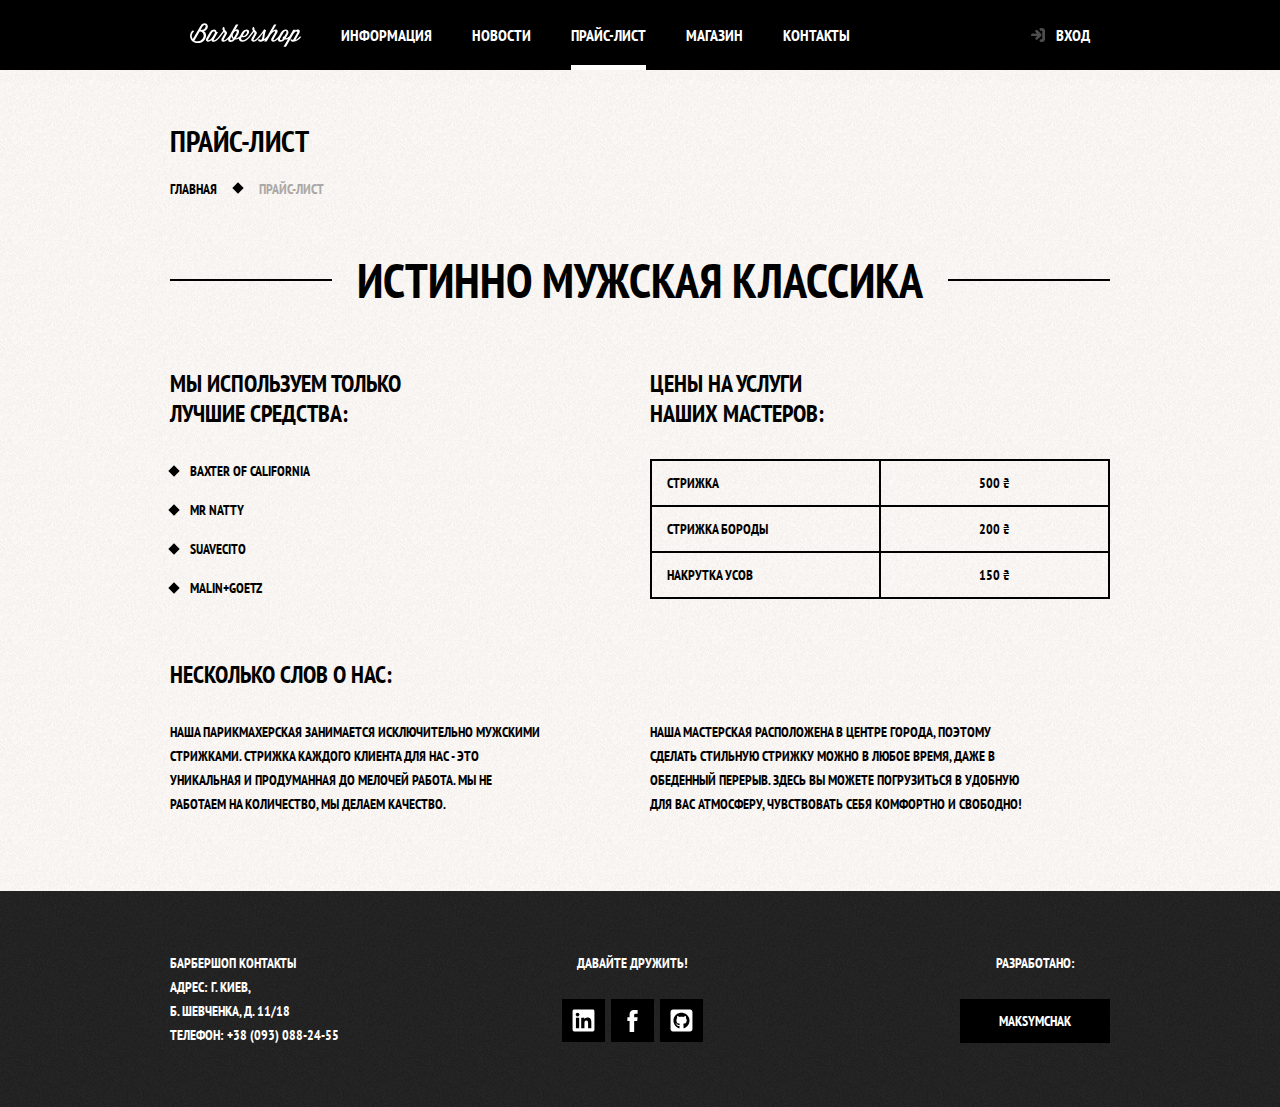
<file: price.html>
<!DOCTYPE html>
<html lang="ru">
	<head>
		<meta charset="utf-8">
		<title>Barbershop | price</title>
		<link href="https://fonts.googleapis.com/css?family=PT+Sans+Narrow:400,700&amp;subset=cyrillic" 
		rel="stylesheet">
		<link href="css/normalize.css" rel="stylesheet" >	
		<link href="css/style.css" rel="stylesheet">	
		<link rel="shortcut icon" href="img/favicon.ico" type="image/vnd.microsoft.icon">
	</head>
	<body class="inner-page">

		<header class="main-header">
			<nav class="main-navigation container">
				<a class="main-header-logo" href="index.html">
					<img src="img/logo.svg" width="111" height="24" 
					alt="Логотип барбершопа">
				</a>
				<ul class="site-navigation">
					<li><a href="index.html#info-point">Информация</a></li>
					<li><a href="index.html#news-point">Новости</a></li>
					<li class="site-navigation-current"><a>Прайс-лист</a></li>
					<li><a href="catalog.html">Магазин</a></li>
					<li><a href="index.html#contacts-point">Контакты</a></li>
				</ul>
				<ul class="user-navigation">
					<li>
						<a class="login-link" href="login.html">Вход</a>
					</li>
				</ul>
			</nav>
		</header>

		<main class="container">

			<div class="inner-page-container">
				<h1 class="page-title">Прайс-лист</h1>
				<ul class="breadcrumbs">
					<li><a href="index.html">Главная</a></li>
					<li class="breadcrumbs-current">Прайс-лист</li>
				</ul>
			</div>

			<section class="inner-content">
				<h2 class="big-heading">Истинно мужская классика</h2>
				<div class="inner-columns">
					<div class="inner-column-left">
						<h2>Мы используем только<br>лучшие средства:</h2>
						<ul class="custom-list-1">
							<li>Baxter of California</li>
							<li>Mr Natty</li>
							<li>Suavecito</li>
							<li>Malin+Goetz</li>
						</ul>
					</div>
					<div class="inner-column-right">
						<h2>Цены на услуги<br>наших мастеров:</h2>
						<table class="custom-table-1">
							<tr>
								<td>Стрижка</td>
								<td>500 ₴</td>
							</tr>
							<tr>
								<td>Стрижка бороды</td>
								<td>200 ₴</td>
							</tr>
							<tr>
								<td>Накрутка усов</td>
								<td>150 ₴</td>
							</tr>
						</table>
					</div>
				</div>
				<div class="inner-columns">
					<h2>Несколько слов о нас:</h2>
					<div class="inner-column-left">
						<p class="short-text">Наша парикмахерская занимается исключительно мужскими стрижками. Стрижка каждого клиента для нас - это уникальная и продуманная до мелочей работа. Мы не работаем на количество, мы делаем качество.</p>
					</div>
					<div class="inner-column-right">
						<p class="short-text">Наша мастерская расположена в центре города, поэтому сделать стильную стрижку можно в любое время, даже в обеденный перерыв. Здесь вы можете погрузиться в удобную для вас атмосферу, чувствовать себя комфортно и свободно!</p>
					</div>
				</div>
			</section>

		</main>
		
		<footer class="main-footer">
			<div class="container">

				<p class="footer-contacts">
					Барбершоп контакты<br>
					Адрес: г. Киев,<br> 
					Б. Шевченка, Д. 11/18<br>
					Телефон: +38 (093) 088-24-55
				</p>
				<div class="footer-social">
					<b>Давайте дружить!</b>
					<ul>
						<li>
							<a class="social-button" href="https://www.linkedin.com/in/anton-maksymchak"><span class="visually-hidden">Linkedin</span>
								<svg xmlns="http://www.w3.org/2000/svg" width="37" height="25" viewBox="0 0 448 512">
									<path d="M416 32H31.9C14.3 32 0 46.5 0 64.3v383.4C0 465.5 14.3 480 31.9 480H416c17.6 0 32-14.5 32-32.3V64.3c0-17.8-14.4-32.3-32-32.3zM135.4 416H69V202.2h66.5V416zm-33.2-243c-21.3 0-38.5-17.3-38.5-38.5S80.9 96 102.2 96c21.2 0 38.5 17.3 38.5 38.5 0 21.3-17.2 38.5-38.5 38.5zm282.1 243h-66.4V312c0-24.8-.5-56.7-34.5-56.7-34.6 0-39.9 27-39.9 54.9V416h-66.4V202.2h63.7v29.2h.9c8.9-16.8 30.6-34.5 62.9-34.5 67.2 0 79.7 44.3 79.7 101.9V416z" fill="#fff"></path>
								</svg>
							</a>
						</li>
						<li>
							<a class="social-button" href="https://www.facebook.com/Anton.Maksymchak"><span class="visually-hidden">Facebook</span>
								<svg xmlns="http://www.w3.org/2000/svg" width="19" height="22" viewBox="0 0 10.15 21.74">
									<path d="M3.34 1.12A4.77 4.77 0 0 1 6.53 0h3.61v3.81H7.81a1.07 1.07 0 0 0-1.09.83v2.55h3.42c-.08 1.23-.24 2.45-.41 3.67h-3v10.87H2.21V10.86H0V7.21h2.19V3.66a3.83 3.83 0 0 1 1.15-2.54z" fill="#fff"></path>	
							</a>
						</li>
						<li>
							<a class="social-button" href="https://github.com/maksymchak"><span class="visually-hidden">GitHub</span>
								<svg xmlns="http://www.w3.org/2000/svg" width="25" height="25" viewBox="0 0 448 512">
									<path d="M400 32H48C21.5 32 0 53.5 0 80v352c0 26.5 21.5 48 48 48h352c26.5 0 48-21.5 48-48V80c0-26.5-21.5-48-48-48zM277.3 415.7c-8.4 1.5-11.5-3.7-11.5-8 0-5.4.2-33 .2-55.3 0-15.6-5.2-25.5-11.3-30.7 37-4.1 76-9.2 76-73.1 0-18.2-6.5-27.3-17.1-39 1.7-4.3 7.4-22-1.7-45-13.9-4.3-45.7 17.9-45.7 17.9-13.2-3.7-27.5-5.6-41.6-5.6-14.1 0-28.4 1.9-41.6 5.6 0 0-31.8-22.2-45.7-17.9-9.1 22.9-3.5 40.6-1.7 45-10.6 11.7-15.6 20.8-15.6 39 0 63.6 37.3 69 74.3 73.1-4.8 4.3-9.1 11.7-10.6 22.3-9.5 4.3-33.8 11.7-48.3-13.9-9.1-15.8-25.5-17.1-25.5-17.1-16.2-.2-1.1 10.2-1.1 10.2 10.8 5 18.4 24.2 18.4 24.2 9.7 29.7 56.1 19.7 56.1 19.7 0 13.9.2 36.5.2 40.6 0 4.3-3 9.5-11.5 8-66-22.1-112.2-84.9-112.2-158.3 0-91.8 70.2-161.5 162-161.5S388 165.6 388 257.4c.1 73.4-44.7 136.3-110.7 158.3zm-98.1-61.1c-1.9.4-3.7-.4-3.9-1.7-.2-1.5 1.1-2.8 3-3.2 1.9-.2 3.7.6 3.9 1.9.3 1.3-1 2.6-3 3zm-9.5-.9c0 1.3-1.5 2.4-3.5 2.4-2.2.2-3.7-.9-3.7-2.4 0-1.3 1.5-2.4 3.5-2.4 1.9-.2 3.7.9 3.7 2.4zm-13.7-1.1c-.4 1.3-2.4 1.9-4.1 1.3-1.9-.4-3.2-1.9-2.8-3.2.4-1.3 2.4-1.9 4.1-1.5 2 .6 3.3 2.1 2.8 3.4zm-12.3-5.4c-.9 1.1-2.8.9-4.3-.6-1.5-1.3-1.9-3.2-.9-4.1.9-1.1 2.8-.9 4.3.6 1.3 1.3 1.8 3.3.9 4.1zm-9.1-9.1c-.9.6-2.6 0-3.7-1.5s-1.1-3.2 0-3.9c1.1-.9 2.8-.2 3.7 1.3 1.1 1.5 1.1 3.3 0 4.1zm-6.5-9.7c-.9.9-2.4.4-3.5-.6-1.1-1.3-1.3-2.8-.4-3.5.9-.9 2.4-.4 3.5.6 1.1 1.3 1.3 2.8.4 3.5zm-6.7-7.4c-.4.9-1.7 1.1-2.8.4-1.3-.6-1.9-1.7-1.5-2.6.4-.6 1.5-.9 2.8-.4 1.3.7 1.9 1.8 1.5 2.6z" fill="#fff"></path>
							</a>
						</li>
					</ul>
				</div>
				<p class="footer-copyright">
					<b>Разработано:</b>
					<a class="button" href="https://www.linkedin.com/in/anton-maksymchak">Maksymchak</a>
				</p>

			</div>
		</footer>

		<section class="modal modal-login">
			<h2>Личный кабинет</h2>
			<p class="modal-description">Введите пожалуйста свой логин и пароль</p>
			<form class="login-form" action="https://echo.htmlacademy.ru" method="post">
				<p>
					<label class="visually-hidden" for="user-login">Логин</label>
					<input class="login-icon-user" id="user-login" type="text" name="login" placeholder="Логин">
				</p>
				<p>
					<label class="visually-hidden" for="user-password">Пароль</label>
					<input class="login-icon-password" id="user-password" type="password" name="password" placeholder="Пароль">
				</p>
				<p class="login-help">
					<label class="login-checkbox">
						<input type="checkbox" name="remember" class="visually-hidden">
						<span class="checkbox-indicator"></span>
						Запомните меня							
					</label>
					<a class="restore" href="#">Я забыл пароль!</a>
				</p>
				<button class="button" type="submit">Войти</button>
			</form>
			<button class="modal-close" type="button">Закрыть</button>
		</section>

		<script src="js/popup.js"></script>		

	</body>
</html>
</file>
<file: css/style.css>
body {
	min-width: 960px;
	margin: 0;
	padding: 0;
	font-family: "PT Sans Narrow", Arial, sans-serif;
	font-size: 14px;
	line-height: 24px;
	font-weight: 700;
	color: #ffffff;
	text-transform: uppercase;
	background-color: #000000;
	background-image: url("../img/bg.jpg");
	background-position: top center;
	background-repeat: no-repeat;
}

img {
	max-width: 100%;
	height: auto;
}

.visually-hidden:not(:focus):not(:active),
input[type="checkbox"].visually-hidden,
input[type="radio"].visually-hidden {
	position: absolute;
	width: 1px;
	height: 1px;
	margin: -1px;
	border: 0;
	padding: 0;
	white-space: nowrap;
	clip-path: inset(100%);
	clip: rect(0 0 0 0);
	overflow: hidden;
}

.inner-page {
	color: #000000;
	background-color: #f9f6f3;
	background-image: url("../img/pattern-light.jpg");
	background-position: 0 0;
	background-repeat: repeat;
}

.main-header {
	margin-bottom: 100px;
}

.inner-page .main-header {
	margin-bottom: 50px;
	background-color: #000000;
}

a {
	text-decoration: none;
}

.button {
	display: inline-block;
	margin-right: 16px;
	padding: 10px 30px;
	font: inherit;
	text-align: center;
	color: #ffffff;
	vertical-align: middle;
	text-transform: uppercase;
	background-color: #000000;
	border: none;
}

.button:hover,
.button:focus,
.button:active {
	background-color: #663d15;	
}

.button.disabled,
.button:disabled {
	cursor: default;
	opacity: 0.5;
	background-color: #000000;
}

.main-navigation {
	display: flex;
	flex-direction: column;
	align-items: center;
	font-size: 16px;
	line-height: 20px;
	color: #ffffff;
	background-color: transparent;
}

.inner-page .main-navigation {
	align-items: flex-start;
	flex-direction: row;
}

.main-navigation .container {
	display: flex;
}

.main-header-logo {
	order: 2;
	width: 268px;
	height: 153px;
}

.inner-page .main-header-logo {
	order: 0;
	width: 111px;
	height: 24px;
	padding: 23px 20px;
}

.main-navigation-wrapper {
	width: 100%;
	margin-bottom: 55px;
	background-color: #000000;
}

.main-navigation-wrapper .container {
	display: flex;
	justify-content: space-between;
}

.site-navigation,
.user-navigation {
	list-style: none;
	margin: 0;
	padding: 0;
}

.site-navigation {
	display: flex;
	flex-wrap: wrap;
	width: 620px;
}

.user-navigation {
	display: flex;
	justify-content: flex-end;
	max-width: 140px;
}

.inner-page .user-navigation {
	margin-left: auto;
}

.site-navigation a,
.user-navigation a {
	display: block;
	padding: 25px 20px;
	color: #ffffff;
}

.site-navigation a:hover,
.site-navigation a:focus,
.user-navigation a:hover,
.user-navigation a:focus {
	background-color: #242424;
}

.site-navigation-current {
	position: relative;
}

.site-navigation-current a[href] {
	pointer-events: none;
}

.site-navigation-current a:not([href]) {
	background-color: #000000;
}

.site-navigation-current::after {
	content: "";
	position: absolute;
	right: 20px;
	bottom: 0;
	left: 20px;
	height: 5px;
	background-color: #ffffff;
}

.user-navigation .login-link {
	position: relative;
	padding-left: 50px;
}

.login-link::before {
	content: "";
	position: absolute;
	top: 27px;
	left: 24px;
	width: 16px;
	height: 18px;
	background-image: url("../img/login.svg");
	background-repeat: no-repeat;
	background-position: 0 0;  
	opacity: 0.3;
}

.login-link:hover::before,
.login-link:focus::before,
.login-link:active::before {
	opacity: 1;
}

.container {
	width: 940px;
	margin: 0 auto;
	padding: 0 10px;
}

.features {
	margin-bottom: 80px;
}

.features-list {
	display: flex;
	justify-content: space-between;
	margin: 0;
	padding: 0;
	list-style: none;
}

.feature-item {
	width: 300px;
	text-align: center;
}

.feature-item h3 {
	position: relative;
	margin: 0;
	margin-bottom: 60px;
	font-size: 30px;
	line-height: 42px;
}

.feature-item h3::after {
	content: "";
	position: absolute;
	bottom: -30px;
	left: 50%;
	width: 20px;
	height: 20px;
	margin-left: -10px;
	background-color: #ffffff; 
	transform: rotate(45deg);
}

.feature-item p {
	margin: 0 10px;
}

.index-columns {
	display: flex;
	justify-content: space-between;
	padding: 50px 80px;
	margin-bottom: 35px;
	color: #000000;
	background-color: #f8f5f2;
	background-image: 
		url("../img/line.png"),
		url("../img/pattern-light.jpg");
	background-position: center, 0 0;
	background-repeat: no-repeat, repeat;
}

.index-columns h2 {
	margin: 0;
	margin-bottom: 25px;
	font-size: 30px;
	line-height: 42px;
}

.news {
	width: 380px;
}

.news-list {
	margin: 0;
	margin-bottom: 25px;
	padding: 0;
	list-style: none;
}

.news-item {
	margin-bottom: 25px;
}

.news-item p {
	margin: 0;
}

.news-item time {
	text-transform: none;
}

.gallery {
	width: 300px;
}

.gallery-container {
	position: relative;
	height: 260px;
}

.gallery-content {
	height: 164px;
	margin: 0;
	background-color: #cccccc;
	border: 7px solid #ffffff;
}

.gallery-content img {
	width: 286px;
	height: 164px;
}

.gallery-button {
	box-sizing: border-box;
	position: absolute;
	bottom: 0;  
	width: 140px;
	margin: 0;
}

.gallery-button-back {
	left: 0;
}

.gallery-button-next {
	right: 0;
}


.contacts {
	width: 380px;
}

.contacts p {
	margin: 0;
	margin-bottom: 25px;
}

.appointment {
	width: 300px;
}

.appointment-info {
	margin: 0;
	margin-bottom: 15px;
}

.appointment-form {
	display: flex;
	flex-wrap: wrap;
	justify-content: space-between;
}

.appointment-item {
	width: 140px;
	margin: 0;
	margin-bottom: 10px;
} 

.appointment-item label {
	display: block;
	margin-bottom: 9px;
	margin-left: 15px;
}


.appointment-item input {
	box-sizing: border-box;
	width: 140px;
	padding-top: 8px;
	padding-left: 15px;
	padding-right: 15px;
	padding-bottom: 7px;
	font: inherit;
	background-color: transparent;
	border: 2px solid #000000;
}

.appointment-item input:focus {
	border-color: #663d15;
}

.appointment .button {
	display: block;
	width: 100%;
	margin-top: 10px;
	margin-right: 0;
}

.page-title {
	margin: 0;
	margin-bottom: 15px;
	padding: 0; 
	font-size: 30px;
	line-height: 42px;
}

.inner-page-title {
	margin-bottom: 55px;
}

.breadcrumbs {
	display: flex;
	justify-content: flex-start;
	flex-wrap: wrap;
	padding: 0;
	margin: 0;
	list-style: none;
}

.breadcrumbs li {
	position: relative;
	margin-right: 42px;
}

.breadcrumbs li:last-child {
	margin-right: 0;
}

.breadcrumbs li::after {
	content: "";
	position: absolute;
	top: 7px;
	right: -25px;
	width: 8px;
	height: 8px;
	background-color: #000000;
	transform: rotate(45deg);
}

.breadcrumbs a {
	color: #000000;
}

.breadcrumbs a:hover,
.breadcrumbs a:focus {
	text-decoration: underline;
}

.breadcrumbs-current {
	color: #aba9a7;
}

.breadcrumbs-current::after {
	display: none;
}

.catalog-columns {
	display: flex;
	justify-content: space-between;
	margin-top: 50px;
}

.filters {
	width: 180px;
}

.filter fieldset {
	border: none;
}

.filter legend {
	font-size: 24px;
	line-height: 30px;
}

.filter ul {
	list-style: none;
	line-height: 18px;
}

.filter-input:hover + label,
.filter-input:focus + label {
	color: #663d15;
}

.filter-input:disabled + label {
	color: #000000;
	opacity: 0.5;
}

.catalog {
	width: 700px;
}

.catalog-list {
	display: flex;
	flex-wrap: wrap;
	padding: 0;
	margin: 0;
	margin-bottom: 25px;
	list-style: none;
}

.catalog-item {
	width: 220px;
	margin-bottom: 20px;
	margin-right: 20px;
	background-color: #f8f8f8;
	box-shadow: 0 0 10px rgba(0, 0, 0, 0.1);
}

.catalog-item:nth-child(3n) {
	margin-right: 0;
}

.catalog-item:hover {
	box-shadow: 0 0 10px rgba(0, 0, 0, 0.2);
}

.catalog-item a {
	color: #000000;
}

.catalog-item h3 {
	font-size: 14px;
	line-height: 18px;
}

.catalog-category {
	text-transform: none;
}

.catalog-item-price b {
	font-size: 14px;
	line-height: 20px;
	text-align: center;
	background-color: #e5e5e5;
}

.catalog-item-price .button {
	line-height: 20px;
	color: #ffffff;
}

.pagination-list {
	padding: 0;
	margin: 0;
	list-style: none;
}

.pagination-item a {
	color: #ffffff;
	background-color: #000000;
}

.pagination-item a:hover,
.pagination-item a:focus,
.pagination-item a:active {
	background-color: #663d15;
}

.pagination-item-current a {
	color: #000000;
	background-color: #ffffff;
}

.pagination-item-current a:hover,
.pagination-item-current a:focus,
.pagination-item-current a:active {
	color: #000000;
	background-color: #ffffff;
}

.product-photo-preview {
	display: flex;
	flex-wrap: wrap;
	justify-content: space-between;
	margin: 0 auto;
	padding: 0;
	list-style: none;
}

.product-photos {
	width: 460px;
}

.product-photo-preview li {
	box-shadow: 0px 0px 15px 0px rgba(0, 1, 1, 0.2);
	line-height: 0;
}

.product-photo-preview li:hover {
	box-shadow: 2px 4px 25px 0px rgba(0, 1, 1, 0.3);
}

.product-photo-full {
	box-shadow: 0px 0px 15px 0px rgba(0, 1, 1, 0.2);
	line-height: 0;
}

.product-photo-full:hover {
	box-shadow: 2px 4px 25px 0px rgba(0, 1, 1, 0.3);
}

.product-availability {
	margin-top: 33px;
	padding: 0;
	display: inline-block;
}

.product-article {
	text-align: right;
	color: #aeaeae;
	display: inline-block;
	float: right;
    margin-top: 30px;
}

.product-price b {
    width: 60px;
    margin-top: 36px;
    margin-bottom: 62px;
    text-align: center;
    background-color: #e5e5e5;
    display: inline-block;
    padding: 8px 25px 12px 25px;
    margin-right: -4px;
    font-size: 15px;
}

.product-info {
	width: 390px;
}

.product-info h3 {
	font-size: 24px;
	line-height: 30px;
}

.product-info ul {
	list-style: none;
	margin: 0;
	padding: 0;
	margin-left: 25px;
}

.product-info li {
	position: relative;

}

.product-info li::before {
    position: absolute;
    content: "";
    width: 8px;
    height: 8px;
    transform: rotate(45deg);
    background-color: #000000;
    top: 8px;
    right: 383px;
}

.inner-content {
	margin-bottom: 75px;
}

.inner-content h2 {
	margin-top: 60px;
	margin-bottom: 30px;
	font-size: 24px;
	line-height: 30px;
}

.inner-content h3 {
	margin-top: 60px;
	margin-bottom: 30px;
	font-size: 20px;
	line-height: 24px;
}

.inner-content h2 + h3 {
	margin-top: 30px;
}

.inner-content p {
	margin: 14px 0;
}

.inner-content table {
	border-collapse: collapse;
}

.inner-content td {
	padding: 10px 15px;
	border: 2px solid #000000;
}

.inner-content .big-heading {
	display: flex;
	align-items: center;
	margin-top: 55px;
	margin-bottom: 65px;
	font-size: 48px;
	line-height: 48px;
	text-align: center;
}

.big-heading::before,
.big-heading::after {
	content: "";
	flex-grow: 1;
	flex-shrink: 0;
	width: 50px;
	height: 2px;
	background: #000000;
}

.big-heading::before {
	margin-right: 25px;
}

.big-heading::after {
	margin-left: 25px;
}

.custom-list-1 {
	margin: 14px 0;
	padding: 0;
	list-style: none;
}

.custom-list-1 li {
	position: relative;
	margin-bottom: 15px;
	padding-left: 20px;
}

.custom-list-1 li::before {
	content: "";
	position: absolute;
	top: 8px;
	left: 0;
	width: 8px;
	height: 8px;
	background-color: #000000;
	transform: rotate(45deg);
}

.custom-table-1 {
	width: 100%;
}

.custom-table-1 td {
	width: 50%;
}

.custom-table-1 td:last-child {
	text-align: center;
}

.inner-columns {
	display: flex;
	justify-content: space-between;
	flex-wrap: wrap;
	margin: 60px 0;
}

.inner-column-left,
.inner-column-right {
	width: 460px;
}

.inner-column-left *:first-child,
.inner-column-right *:first-child {
	margin-top: 0;
}

.inner-column-left *:last-child,
.inner-column-right *:last-child {
	margin-bottom: 0;
}

.inner-columns > h2:first-child {
	width: 460px;
	margin-top: 0;
	margin-right: 460px;
	margin-right: calc(100% - 460px);
}

.short-text {
	padding-right: 80px;
}

.main-footer {
	margin-top: 65px;
	padding: 60px 0;
	color: #ffffff;
	border-color: #212121;
	background-image: url("../img/pattern-dark.jpg");
	background-position: 0 0;
	background-repeat: repeat;
}

.inner-page .main-footer {
	margin-top: 45px;
}

.main-footer .container {
	display: flex;
}

.footer-contacts {
	width: 320px;
	margin: 0;
	margin-right: 70px;
}

.footer-contacts a {
	color: #ffffff;
	text-decoration: underline;
}

.footer-contacts a:hover,
.footer-contacts a:focus {
	text-decoration: none;
}

.footer-social {
	width: 145px;
	text-align: center;
}

.footer-social ul {
	display: flex;
	flex-wrap: wrap;
	justify-content: space-between;
	width: 141px;
	margin: 0 auto;
	padding: 0;
	list-style: none;
}

.footer-social b {
	display: block;
	margin-bottom: 24px;
}

.social-button {
	display: flex;
	align-items: center;
	justify-content: center;
	width: 43px;
	height: 43px;
	background-color: #000000;
}

.social-button:hover,
.social-button:focus {
	background-color: #ffffff;
}

.social-button:hover path,
.social-button:focus path {
	fill: #000000;
}

.footer-copyright {
	width: 150px;
	margin: 0;
	margin-left: auto;
	text-align: center;
}

.footer-copyright .button {
	display: block;
	margin-right: 0;
}

.footer-copyright b {
	display: block;
	margin-bottom: 24px;
}

.footer-copyright .button:hover, 
.footer-copyright .button:focus {
	color: #000000;
	background-color: #ffffff;
}

@keyframes bounce {
	0% {transform: translateY(-2000px);}
	70% {transform: translateY(30px);}
	90% {transform: translateY(-10px);}
	100% {transform: translateY(0);}
}

@keyframes shake {
	0%, 100% {transform: translateX(0);}
	10%, 30%, 50%, 70%, 90% {transform: translateX(-10px);}
	20%, 40%, 60%, 80% {transform: translateX(10px);}
}

.modal {
	position: fixed;
	display: none;
	color: #000000;
	background-color: #f8f3f0;
	background-image: url("img/pattern-light.jpg");
	background-position: 0 0;
	background-repeat: repeat;
	box-shadow: 0 30px 50px rgba(0, 0, 0, 0.7);
}

.modal-show {
	display: block;
	animation: bounce 0.6s;
}

.modal-error {
	animation: shake 0.6s;
}

.modal-login {
	top: 120px;
	left: 50%;
	width: 300px;
	margin-left: -230px;
	padding: 50px 80px;
}

.modal-close {
	position: absolute;
	top: 0;
	right: -34px;  
	width: 22px;
	height: 22px;
	font-size: 0;
	background-color: transparent;
	border: 0;
	cursor: pointer;
}

.modal-close::before,
.modal-close::after {
	content: "";
	position: absolute;
	top: 10px;
	left: 2px;
	width: 19px;
	height: 3px;
	background-color: #d0d0d0;
}

.modal-close::before {
	transform: rotate(45deg);
}

.modal-close::after {
	transform: rotate(-45deg);
}

.modal-login h2 {
	margin: 0;
	margin-bottom: 20px;
	font-size: 30px;
	line-height: 42px;
}

.modal-description {
	margin: 0;
	margin-bottom: 10px;
}

.login-form p {
	margin: 0;
	margin-bottom: 10px;
}

.login-form input[type="text"],
.login-form input[type="password"] {
	box-sizing: border-box;
	width: 300px;
	padding: 10px 15px;
	padding-right: 40px;
	font: inherit;
	color: #000000;
	text-transform: uppercase;
	background-color: #f9f6f3;
	border: 2px solid #000000;
}

.login-form input:focus {
	border-color: #663d15;
}

.login-form .login-help {
	display: flex;
	flex-wrap: wrap;
	justify-content: space-between;
	margin: 15px 0;
}

.login-icon-user {
	background-image: url("../img/user.svg");
	background-position: 270px center;
	background-repeat: no-repeat;
}

.login-icon-password {
	background-image: url("../img/lock.svg");
	background-position: 270px center;
	background-repeat: no-repeat;
}

.login-checkbox {
	position: relative;
	padding-left: 30px;
	cursor: pointer;
}

.login-checkbox:hover,
.login-checkbox:focus {
	color: #663d15;
}

.login-checkbox input[type="checkbox"] + .checkbox-indicator {
	position: absolute;
	top: 0;
	left: 0;
	width: 17px;
	height: 17px;
	border: 2px solid #000000;
}

.login-checkbox input[type="checkbox"]:focus + .checkbox-indicator {
	border-color: #663d15;
	outline: thin dotted;
	outline: 5px auto -webkit-focus-ring-color;
}

.login-checkbox input[type="checkbox"]:checked + .checkbox-indicator::before,
.login-checkbox input[type="checkbox"]:checked + .checkbox-indicator::after {
	content: "";
	position: absolute;
	top: 8px;
	left: 1px;
	width: 15px;
	height: 2px;
	background-color: #000000;
}

.login-checkbox input[type="checkbox"]:checked + .checkbox-indicator::before {
	transform: rotate(45deg);
}

.login-checkbox input[type="checkbox"]:checked + .checkbox-indicator::after {
	transform: rotate(-45deg);
}

.restore {
	color: #000000;
	text-decoration: underline;
}

.restore:hover,
.restore:focus {
	text-decoration: none;
}

.login-form .button {
	width: 100%;
	margin-right: 0;
}

.modal-map {
	top: 50%;
	left: 50%;
	width: 766px;
	height: 561px;
	margin-top: -280px;
	margin-left: -390px;
	border: 7px solid white;
}

.modal-map p {
	position: absolute;
	top: 0;
	left: 0;
	z-index: 1;
	margin: 0;
}

.modal-map iframe {
	position: relative;
	z-index: 2;
	border: none;
}
</file>
